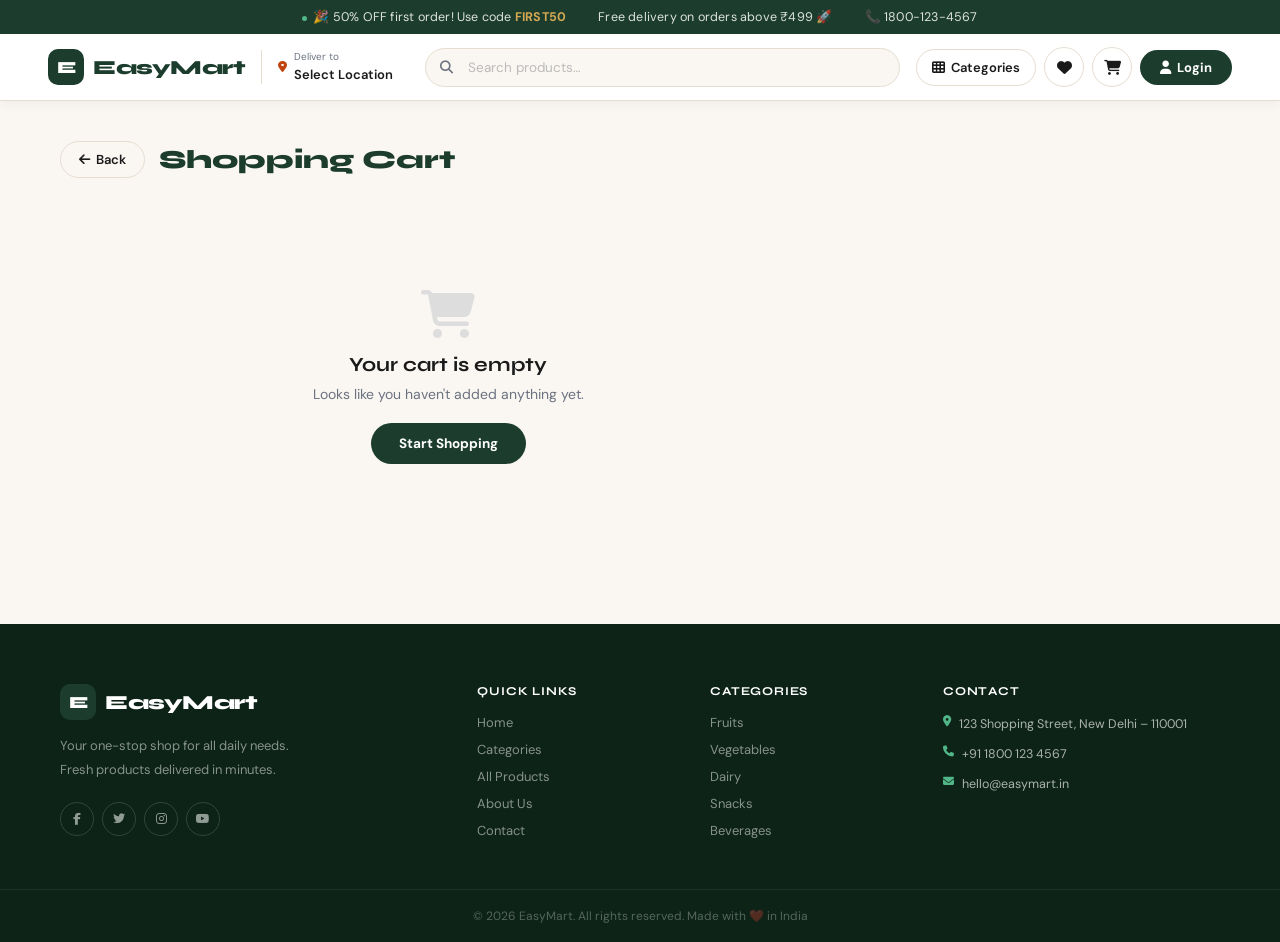
<file: Assignment_2/cart.html>
<!DOCTYPE html>
<html lang="en">
<head>
<meta charset="UTF-8"/>
<meta name="viewport" content="width=device-width, initial-scale=1.0"/>
<title>Cart – EasyMart</title>
<link rel="stylesheet" href="style.css"/>
<link rel="stylesheet" href="https://cdnjs.cloudflare.com/ajax/libs/font-awesome/6.5.0/css/all.min.css"/>
<style>
/* ─ CART LAYOUT ─ */
.cart-layout { 
  display: grid;
  grid-template-columns: 1fr 360px;
  gap: 24px;
  align-items: start;
}

/* ─ CART ITEM ─ */
.cart-item { 
  background: #fff;
  border-radius: var(--r);
  border: 1.5px solid var(--border);
  padding: 18px;
  display: flex;
  gap: 14px;
  align-items: center;
  margin-bottom: 12px;
  transition: .2s;
}

.cart-item:hover { 
  box-shadow: var(--shadow);
}

.ci-img { 
  width: 76px;
  height: 76px;
  border-radius: 12px;
  object-fit: cover;
  background: var(--cream2);
  flex-shrink: 0;
}

.ci-info { 
  flex: 1;
}

.ci-brand { 
  font-size: 10px;
  color: var(--text-soft);
  text-transform: uppercase;
  letter-spacing: .4px;
  margin-bottom: 2px;
}

.ci-name { 
  font-size: 15px;
  font-weight: 700;
  margin-bottom: 6px;
}

.ci-price-row { 
  display: flex;
  align-items: center;
  gap: 8px;
  margin-bottom: 8px;
}

.ci-price { 
  font-size: 16px;
  font-weight: 800;
}

.ci-orig { 
  font-size: 12px;
  color: var(--text-soft);
  text-decoration: line-through;
}

.ci-disc { 
  background: #fef0ec;
  color: var(--terra);
  font-size: 10.5px;
  font-weight: 700;
  padding: 2px 7px;
  border-radius: 4px;
}

/* ─ QUANTITY ─ */
.qty-row { 
  display: flex;
  align-items: center;
  gap: 10px;
}

.q-btn { 
  width: 30px;
  height: 30px;
  border-radius: 50%;
  border: 1.5px solid var(--border);
  background: none;
  cursor: pointer;
  font-size: 15px;
  font-weight: 700;
  display: flex;
  align-items: center;
  justify-content: center;
  transition: .15s;
}

.q-btn:hover { 
  border-color: var(--green-light);
  background: var(--cream2);
  color: var(--green);
}

.q-num { 
  font-size: 15px;
  font-weight: 800;
  min-width: 22px;
  text-align: center;
}

.ci-remove { 
  background: none;
  border: none;
  color: var(--terra);
  cursor: pointer;
  font-size: 12.5px;
  font-weight: 600;
  padding: 6px 10px;
  border-radius: 8px;
  font-family: 'DM Sans', sans-serif;
  transition: .15s;
  display: flex;
  align-items: center;
  gap: 4px;
}

.ci-remove:hover { 
  background: #fdf0ec;
}

/* ─ ORDER BOX ─ */
.order-box { 
  background: #fff;
  border-radius: var(--r);
  border: 1.5px solid var(--border);
  padding: 24px;
  position: sticky;
  top: 100px;
}

.order-box h3 { 
  font-family: 'Syne', sans-serif;
  font-size: 17px;
  font-weight: 800;
  color: var(--green);
  margin-bottom: 18px;
}

/* ─ COUPON ─ */
.coupon-row { 
  display: flex;
  gap: 8px;
  margin-bottom: 18px;
}

.coupon-row input { 
  flex: 1;
  border: 1.5px solid var(--border);
  border-radius: 50px;
  padding: 9px 16px;
  font-size: 13px;
  font-family: 'DM Sans', sans-serif;
  outline: none;
  transition: .2s;
}

.coupon-row input:focus { 
  border-color: var(--green-light);
}

.coupon-row button { 
  background: var(--cream2);
  border: 1.5px solid var(--border);
  border-radius: 50px;
  padding: 9px 16px;
  font-size: 12.5px;
  font-weight: 700;
  cursor: pointer;
  font-family: 'DM Sans', sans-serif;
  transition: .2s;
}

.coupon-row button:hover { 
  background: var(--green);
  color: #fff;
  border-color: var(--green);
}

/* ─ SUMMARY ─ */
.sum-row { 
  display: flex;
  justify-content: space-between;
  font-size: 13.5px;
  margin-bottom: 11px;
  color: var(--text-soft);
}

.sum-row.save { 
  color: var(--green-mid);
  font-weight: 700;
}

.sum-div { 
  border: none;
  border-top: 1.5px dashed var(--border);
  margin: 14px 0;
}

.sum-total { 
  display: flex;
  justify-content: space-between;
  font-size: 17px;
  font-weight: 800;
  margin-bottom: 20px;
}

/* ─ BUTTONS ─ */
.checkout-btn { 
  width: 100%;
  background: var(--green);
  color: #fff;
  border: none;
  padding: 14px;
  border-radius: 50px;
  font-size: 14px;
  font-weight: 700;
  cursor: pointer;
  font-family: 'DM Sans', sans-serif;
  transition: .2s;
  margin-bottom: 10px;
}

.checkout-btn:hover { 
  background: var(--green-mid);
}

.cont-btn { 
  width: 100%;
  background: none;
  border: 1.5px solid var(--border);
  padding: 12px;
  border-radius: 50px;
  font-size: 13.5px;
  font-weight: 600;
  cursor: pointer;
  font-family: 'DM Sans', sans-serif;
  color: var(--text);
  transition: .2s;
  text-decoration: none;
  display: block;
  text-align: center;
}

.cont-btn:hover { 
  border-color: var(--green-light);
  color: var(--green);
}

/* ─ FREE DELIVERY BAR ─ */
.free-del-bar { 
  background: var(--green-pale);
  border-radius: 8px;
  padding: 10px 14px;
  font-size: 12.5px;
  color: var(--green);
  margin-bottom: 14px;
}

.free-del-progress { 
  width: 100%;
  height: 4px;
  background: #d8f3dc;
  border-radius: 2px;
  margin-top: 8px;
  overflow: hidden;
}

.free-del-fill { 
  height: 100%;
  background: var(--green-mid);
  border-radius: 2px;
  transition: width .4s;
}
</style>
</head>
<body>
<script src="shared.js"></script>

<div class="inner-wrap">
  <div class="pg-hdr">
    <a class="back-btn" href="index.html"><i class="fas fa-arrow-left"></i> Back</a>
    <h1 id="cartTitle">Shopping Cart</h1>
  </div>

  <div class="cart-layout">
    <div id="cartItems"></div>
    <div id="orderSummary"></div>
  </div>
</div>

<script>
document.addEventListener('DOMContentLoaded', () => {
  injectShell();
  renderCart();
});

function renderCart() {
  const cart = getCart();
  const itemsEl = document.getElementById('cartItems');
  const sumEl = document.getElementById('orderSummary');

  if (!cart.length) {
    document.getElementById('cartTitle').textContent = 'Shopping Cart';
    itemsEl.innerHTML = `
      <div class="empty-state">
        <i class="fas fa-shopping-cart"></i>
        <h3>Your cart is empty</h3>
        <p>Looks like you haven't added anything yet.</p>
        <a class="empty-cta" href="products.html">Start Shopping</a>
      </div>`;
    sumEl.innerHTML = '';
    return;
  }

  const total = cart.reduce((s, i) => s + i.qty, 0);
  document.getElementById('cartTitle').textContent = `Shopping Cart (${total} item${total > 1 ? 's' : ''})`;

  itemsEl.innerHTML = cart.map(item => `
    <div class="cart-item" id="ci${item.id}">
      <img class="ci-img" src="${item.img}" alt="${item.name}" onerror="this.src='https://images.unsplash.com/photo-1542838132-92c53300491e?w=200&q=80'"/>
      <div class="ci-info">
        <div class="ci-brand">${item.brand}</div>
        <div class="ci-name">${item.name}</div>
        <div class="ci-price-row">
          <span class="ci-price">₹${item.price}</span>
          ${item.was ? `<span class="ci-orig">₹${item.was}</span>` : ''}
          ${item.disc ? `<span class="ci-disc">${item.disc}% OFF</span>` : ''}
        </div>
        <div class="qty-row">
          <button class="q-btn" onclick="changeQty(${item.id}, -1)">−</button>
          <span class="q-num" id="qty${item.id}">${item.qty}</span>
          <button class="q-btn" onclick="changeQty(${item.id}, 1)">+</button>
        </div>
      </div>
      <button class="ci-remove" onclick="removeItem(${item.id})"><i class="fas fa-trash"></i> Remove</button>
    </div>
  `).join('');

  const sub = cart.reduce((s, i) => s + i.price * i.qty, 0);
  const orig = cart.reduce((s, i) => s + (i.was || i.price) * i.qty, 0);
  const saved = orig - sub;
  const deliveryFree = sub >= 499;
  const delivery = deliveryFree ? 0 : 49;
  const finalTotal = sub + delivery;
  const pct = Math.min(100, Math.round((sub / 499) * 100));

  sumEl.innerHTML = `
    <div class="order-box">
      <h3>Order Summary</h3>
      <div class="coupon-row">
        <input type="text" id="couponInput" placeholder="Enter coupon code"/>
        <button onclick="applyCoupon()">Apply</button>
      </div>
      ${!deliveryFree ? `
      <div class="free-del-bar">
        Add <strong>₹${499 - sub}</strong> more for FREE delivery!
        <div class="free-del-progress"><div class="free-del-fill" style="width:${pct}%"></div></div>
      </div>` : `<div class="free-del-bar" style="color:var(--green-mid)">🎉 You've unlocked FREE delivery!</div>`}
      <div class="sum-row"><span>Subtotal (${total} item${total > 1 ? 's' : ''})</span><span>₹${sub}</span></div>
      <div class="sum-row"><span>Delivery Fee</span><span style="${deliveryFree ? 'color:var(--green-mid);font-weight:700' : ''}">${deliveryFree ? 'FREE' : '₹' + delivery}</span></div>
      ${saved > 0 ? `<div class="sum-row save"><span>You Save</span><span>−₹${saved}</span></div>` : ''}
      <hr class="sum-div"/>
      <div class="sum-total"><span>Total</span><span>₹${finalTotal}</span></div>
      <button class="checkout-btn" onclick="checkout()"><i class="fas fa-lock"></i> Proceed to Checkout</button>
      <a class="cont-btn" href="products.html">Continue Shopping</a>
    </div>
  `;
}

function changeQty(id, d) {
  const cart = getCart();
  const item = cart.find(i => i.id === id);
  if (!item) return;
  item.qty = Math.max(1, item.qty + d);
  saveCart(cart);
  updateCartBadge();
  renderCart();
}

function removeItem(id) {
  let cart = getCart();
  cart = cart.filter(i => i.id !== id);
  saveCart(cart);
  updateCartBadge();
  renderCart();
  showToast('Item removed from cart');
}

function applyCoupon() {
  const val = (document.getElementById('couponInput').value || '').trim().toUpperCase();
  if (val === 'FIRST50') showToast('🎉 50% off applied!');
  else if (val === 'SAVE20') showToast('✓ 20% off applied!');
  else showToast('Invalid code. Try FIRST50');
}

function checkout() {
  const user = getUser();
  if (!user) { showToast('Please login to checkout!'); openOverlay('loginModal'); return; }
  saveCart([]);
  updateCartBadge();
  showToast('🎉 Order placed! Delivering in 10 minutes');
  setTimeout(() => { window.location = 'index.html'; }, 1200);
}
</script>
</body>
</html>
</file>
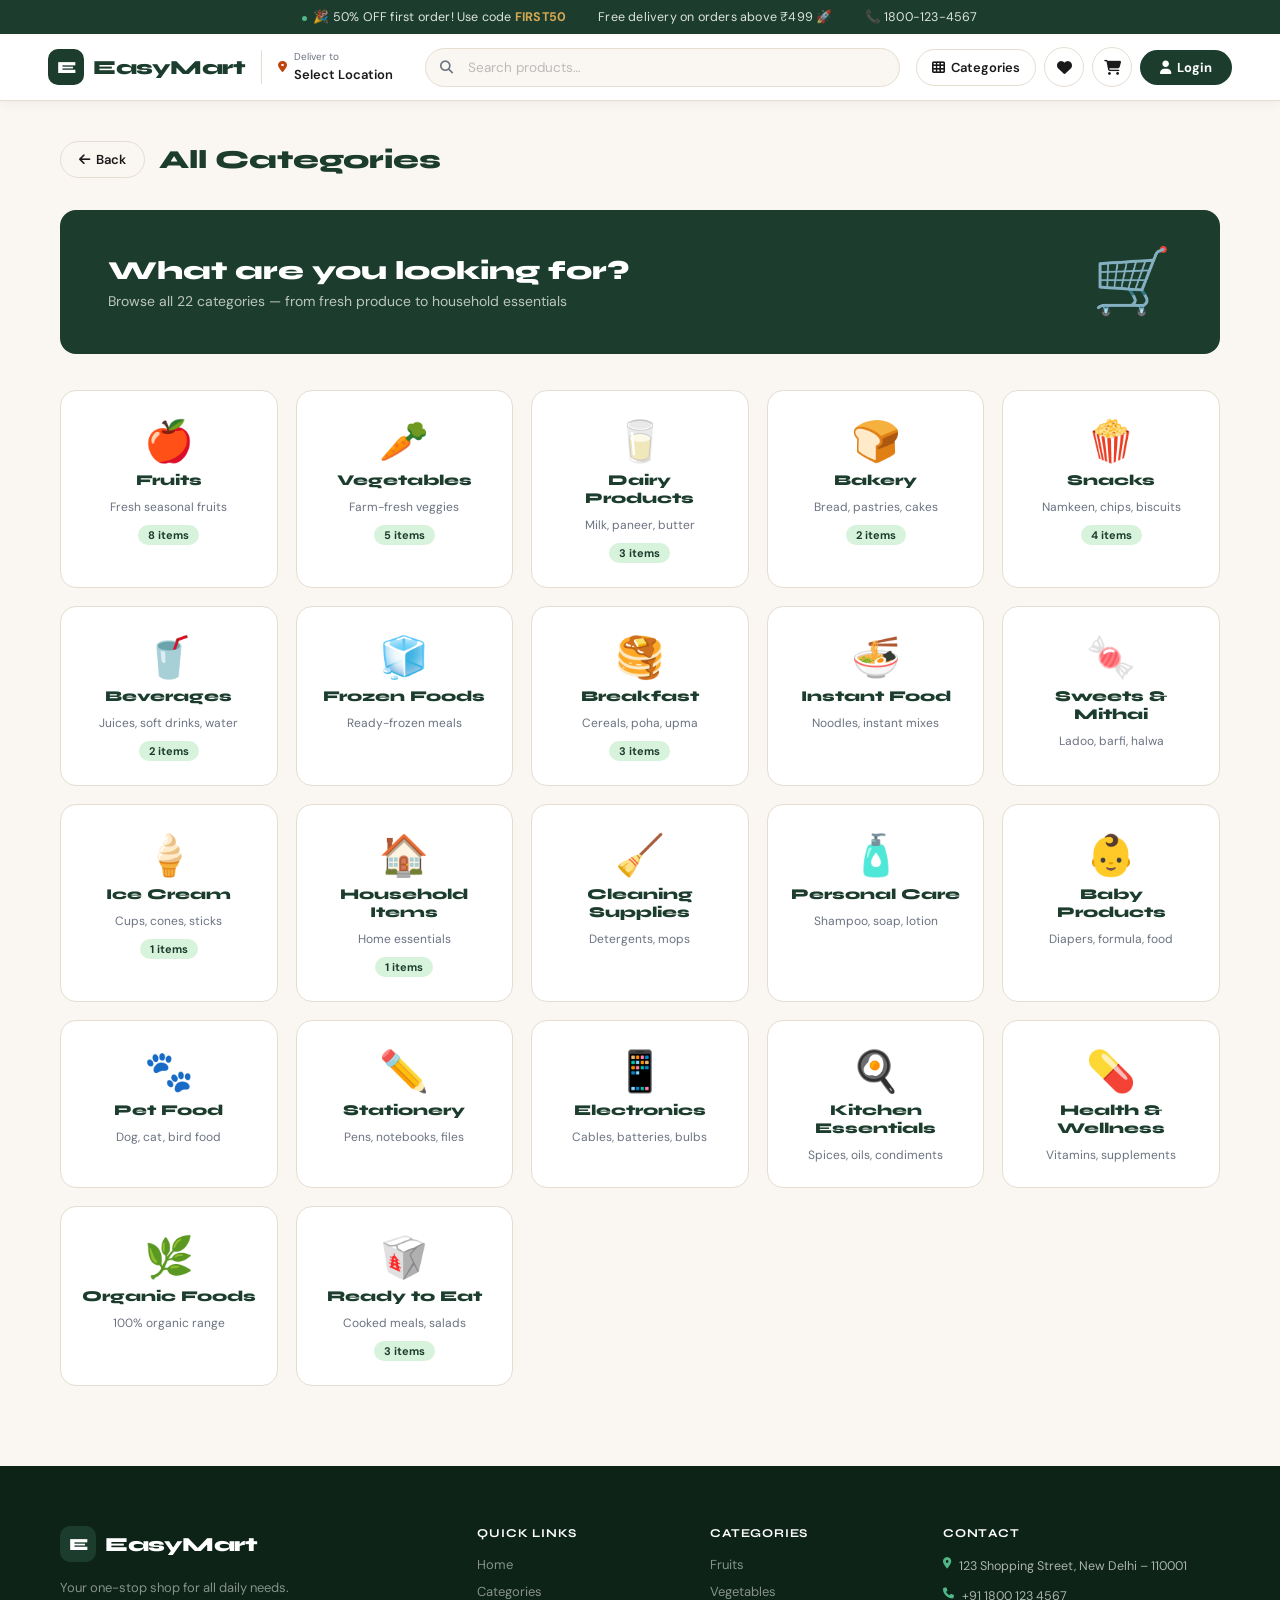
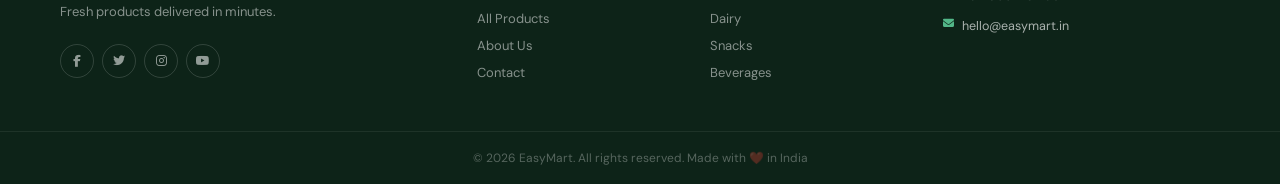
<file: Assignment_2/categories.html>
<!DOCTYPE html>
<html lang="en">
<head>
<meta charset="UTF-8"/>
<meta name="viewport" content="width=device-width, initial-scale=1.0"/>
<title>Categories – EasyMart</title>
<link rel="stylesheet" href="style.css"/>
<link rel="stylesheet" href="https://cdnjs.cloudflare.com/ajax/libs/font-awesome/6.5.0/css/all.min.css"/>
<style>
/* ─ CATEGORIES GRID ─ */
.cats-page-grid { 
  display: grid;
  grid-template-columns: repeat(auto-fill, minmax(200px, 1fr));
  gap: 18px;
}

/* ─ CATEGORY CARD ─ */
.cat-card { 
  background: #fff;
  border: 1.5px solid var(--border);
  border-radius: var(--r);
  padding: 30px 20px 24px;
  text-align: center;
  text-decoration: none;
  color: var(--text);
  transition: .25s;
  display: flex;
  flex-direction: column;
  align-items: center;
  gap: 10px;
}

.cat-card:hover { 
  border-color: var(--green-light);
  background: var(--green-pale);
  transform: translateY(-4px);
  box-shadow: var(--shadow-lg);
}

.cat-card .cat-emoji { 
  font-size: 40px;
  line-height: 1;
}

.cat-card h3 { 
  font-family: 'Syne', sans-serif;
  font-size: 15px;
  font-weight: 800;
  color: var(--green);
}

.cat-card p { 
  font-size: 12px;
  color: var(--text-soft);
}

.cat-count { 
  background: var(--green-pale);
  color: var(--green);
  font-size: 11px;
  font-weight: 700;
  padding: 3px 10px;
  border-radius: 50px;
}

/* ─ PAGE INTRO ─ */
.page-intro { 
  background: var(--green);
  border-radius: var(--r);
  padding: 40px 48px;
  margin-bottom: 36px;
  display: flex;
  align-items: center;
  justify-content: space-between;
}

.page-intro h2 { 
  font-family: 'Syne', sans-serif;
  font-size: 26px;
  font-weight: 800;
  color: #fff;
  margin-bottom: 6px;
}

.page-intro p { 
  color: rgba(255,255,255,.7);
  font-size: 14px;
}

.page-intro .big-emoji { 
  font-size: 64px;
  line-height: 1;
}
</style>
</head>
<body>
<script src="shared.js"></script>

<div class="inner-wrap">
  <div class="pg-hdr">
    <a class="back-btn" href="index.html"><i class="fas fa-arrow-left"></i> Back</a>
    <h1>All Categories</h1>
  </div>

  <div class="page-intro">
    <div>
      <h2>What are you looking for?</h2>
      <p>Browse all 22 categories — from fresh produce to household essentials</p>
    </div>
    <div class="big-emoji">🛒</div>
  </div>

  <div class="cats-page-grid" id="catsPageGrid"></div>
</div>

<script>
document.addEventListener('DOMContentLoaded', () => {
  injectShell();

  const ALL_CATS = [
    {id:'Fruits',label:'Fruits',emoji:'🍎',desc:'Fresh seasonal fruits'},
    {id:'Vegetables',label:'Vegetables',emoji:'🥕',desc:'Farm-fresh veggies'},
    {id:'Dairy',label:'Dairy Products',emoji:'🥛',desc:'Milk, paneer, butter'},
    {id:'Bakery',label:'Bakery',emoji:'🍞',desc:'Bread, pastries, cakes'},
    {id:'Snacks',label:'Snacks',emoji:'🍿',desc:'Namkeen, chips, biscuits'},
    {id:'Beverages',label:'Beverages',emoji:'🥤',desc:'Juices, soft drinks, water'},
    {id:'Frozen',label:'Frozen Foods',emoji:'🧊',desc:'Ready-frozen meals'},
    {id:'Breakfast',label:'Breakfast',emoji:'🥞',desc:'Cereals, poha, upma'},
    {id:'Instant',label:'Instant Food',emoji:'🍜',desc:'Noodles, instant mixes'},
    {id:'Sweets',label:'Sweets & Mithai',emoji:'🍬',desc:'Ladoo, barfi, halwa'},
    {id:'IceCream',label:'Ice Cream',emoji:'🍦',desc:'Cups, cones, sticks'},
    {id:'Household',label:'Household Items',emoji:'🏠',desc:'Home essentials'},
    {id:'Cleaning',label:'Cleaning Supplies',emoji:'🧹',desc:'Detergents, mops'},
    {id:'Personal',label:'Personal Care',emoji:'🧴',desc:'Shampoo, soap, lotion'},
    {id:'Baby',label:'Baby Products',emoji:'👶',desc:'Diapers, formula, food'},
    {id:'Pet',label:'Pet Food',emoji:'🐾',desc:'Dog, cat, bird food'},
    {id:'Stationery',label:'Stationery',emoji:'✏️',desc:'Pens, notebooks, files'},
    {id:'Electronics',label:'Electronics',emoji:'📱',desc:'Cables, batteries, bulbs'},
    {id:'Kitchen',label:'Kitchen Essentials',emoji:'🍳',desc:'Spices, oils, condiments'},
    {id:'Health',label:'Health & Wellness',emoji:'💊',desc:'Vitamins, supplements'},
    {id:'Organic',label:'Organic Foods',emoji:'🌿',desc:'100% organic range'},
    {id:'Ready',label:'Ready to Eat',emoji:'🥡',desc:'Cooked meals, salads'},
  ];

  document.getElementById('catsPageGrid').innerHTML = ALL_CATS.map(c => {
    const count = PRODUCTS.filter(p => p.cat === c.id).length;
    return `
    <a class="cat-card" href="products.html?cat=${c.id}">
      <div class="cat-emoji">${c.emoji}</div>
      <h3>${c.label}</h3>
      <p>${c.desc}</p>
      ${count > 0 ? `<span class="cat-count">${count} items</span>` : ''}
    </a>`;
  }).join('');
});
</script>
</body>
</html>
</file>
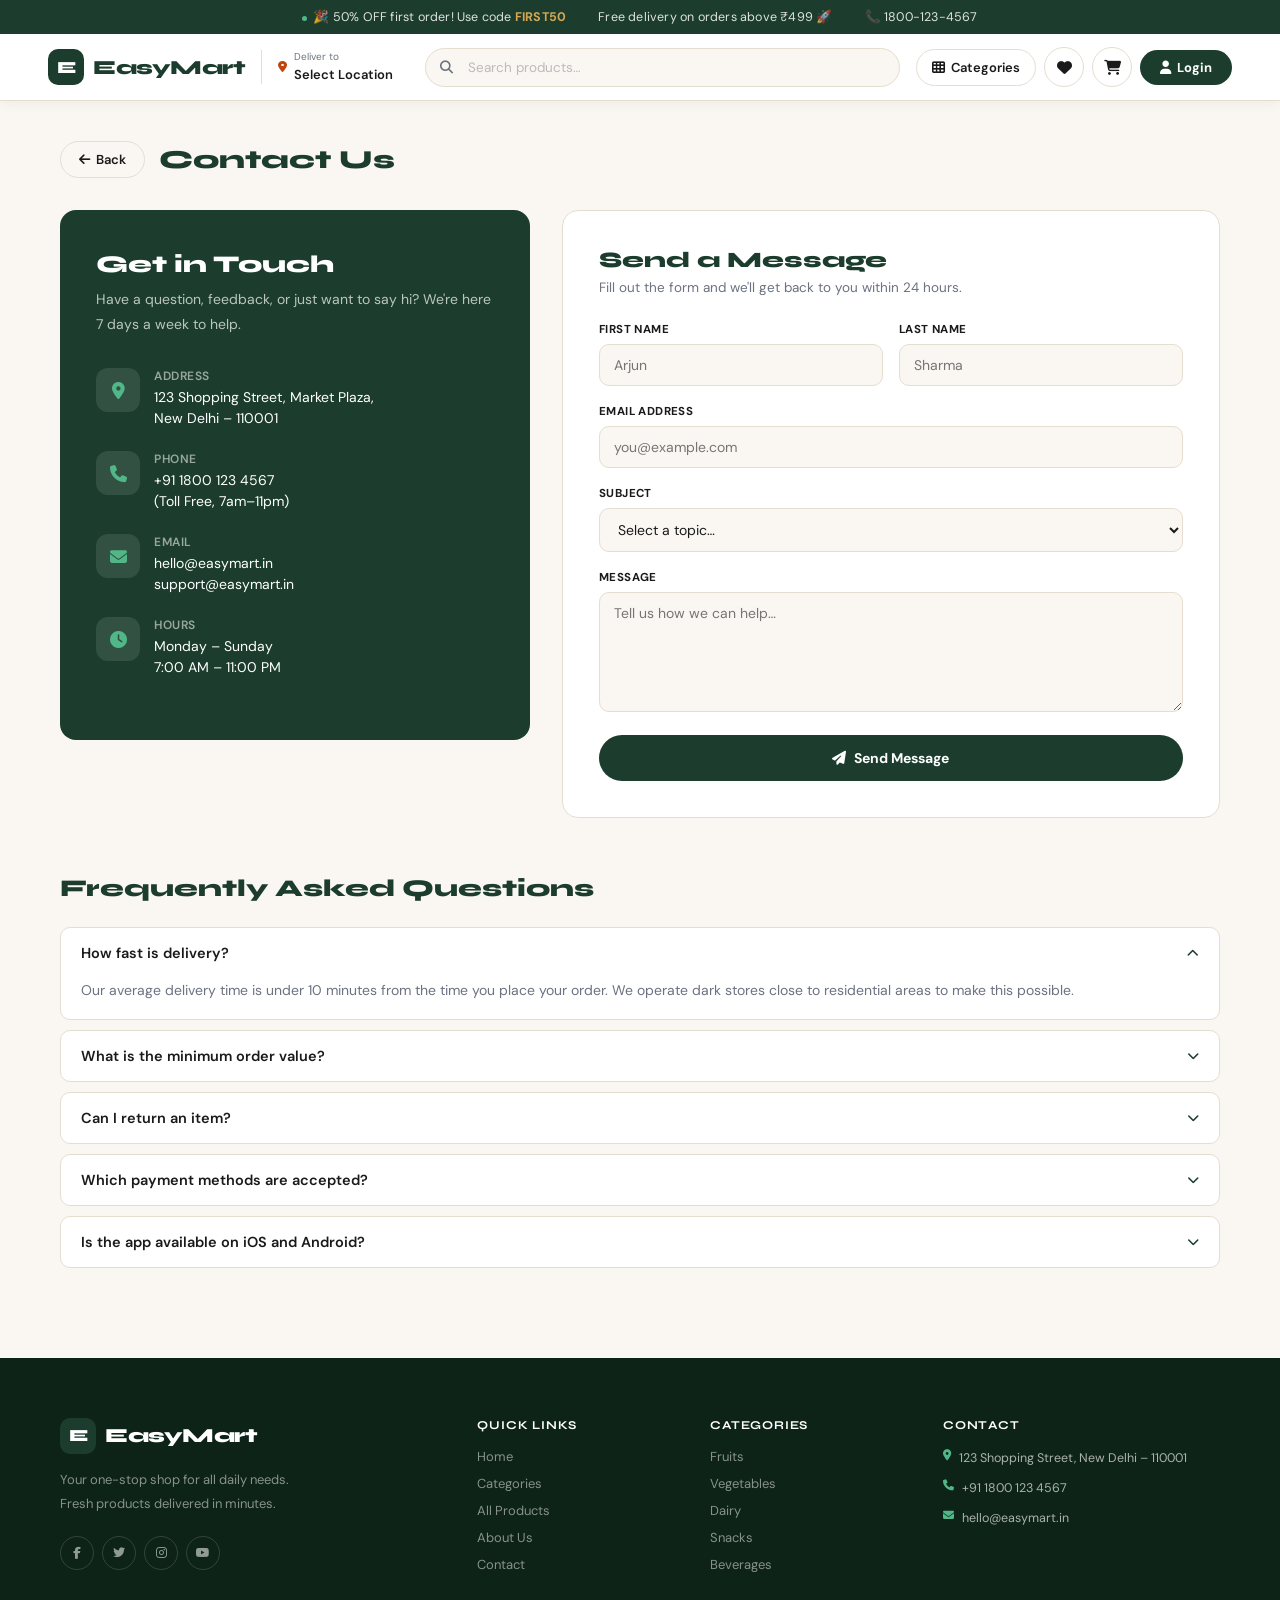
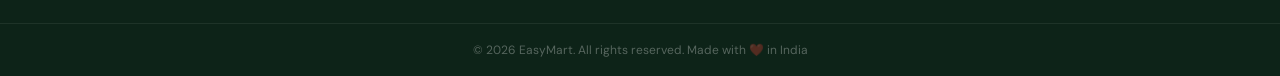
<file: Assignment_2/contact.html>
<!DOCTYPE html>
<html lang="en">
<head>
<meta charset="UTF-8"/>
<meta name="viewport" content="width=device-width, initial-scale=1.0"/>
<title>Contact Us – EasyMart</title>
<link rel="stylesheet" href="style.css"/>
<link rel="stylesheet" href="https://cdnjs.cloudflare.com/ajax/libs/font-awesome/6.5.0/css/all.min.css"/>
<style>
/* ─ CONTACT LAYOUT ─ */
.contact-layout { 
  display: grid;
  grid-template-columns: 1fr 1.4fr;
  gap: 32px;
  align-items: start;
}

/* ─ CONTACT INFO ─ */
.contact-info { 
  background: var(--green);
  border-radius: var(--r);
  padding: 40px 36px;
}

.contact-info h2 { 
  font-family: 'Syne', sans-serif;
  font-size: 24px;
  font-weight: 800;
  color: #fff;
  margin-bottom: 8px;
}

.contact-info p { 
  color: rgba(255,255,255,.7);
  font-size: 14px;
  line-height: 1.75;
  margin-bottom: 32px;
}

.c-item { 
  display: flex;
  align-items: flex-start;
  gap: 14px;
  margin-bottom: 22px;
}

.c-icon { 
  width: 44px;
  height: 44px;
  background: rgba(255,255,255,.1);
  border-radius: 12px;
  display: flex;
  align-items: center;
  justify-content: center;
  font-size: 17px;
  color: var(--green-light);
  flex-shrink: 0;
}

.c-item h4 { 
  font-size: 12px;
  text-transform: uppercase;
  letter-spacing: .5px;
  color: rgba(255,255,255,.55);
  font-weight: 600;
  margin-bottom: 3px;
}

.c-item p { 
  font-size: 14px;
  color: #fff;
  margin: 0;
  line-height: 1.5;
}

/* ─ CONTACT FORM ─ */
.contact-form { 
  background: #fff;
  border-radius: var(--r);
  border: 1.5px solid var(--border);
  padding: 36px;
}

.contact-form h2 { 
  font-family: 'Syne', sans-serif;
  font-size: 22px;
  font-weight: 800;
  color: var(--green);
  margin-bottom: 6px;
}

.contact-form > p { 
  color: var(--text-soft);
  font-size: 13.5px;
  margin-bottom: 26px;
}

.form-row { 
  display: grid;
  grid-template-columns: 1fr 1fr;
  gap: 16px;
}

.field { 
  margin-bottom: 18px;
}

.field.full { 
  grid-column: 1 / -1;
}

.field label { 
  display: block;
  font-size: 11.5px;
  font-weight: 700;
  text-transform: uppercase;
  letter-spacing: .4px;
  color: var(--text);
  margin-bottom: 7px;
}

.field input,
.field select,
.field textarea { 
  width: 100%;
  border: 1.5px solid var(--border);
  border-radius: var(--r-sm);
  padding: 11px 14px;
  font-size: 14px;
  font-family: 'DM Sans', sans-serif;
  outline: none;
  color: var(--text);
  transition: .2s;
  background: var(--cream);
  resize: vertical;
}

.field input:focus,
.field select:focus,
.field textarea:focus { 
  border-color: var(--green-light);
  background: #fff;
  box-shadow: 0 0 0 3px rgba(82,183,136,.1);
}

.field textarea { 
  min-height: 120px;
}

.submit-btn { 
  width: 100%;
  background: var(--green);
  color: #fff;
  border: none;
  padding: 14px;
  border-radius: 50px;
  font-size: 14px;
  font-weight: 700;
  cursor: pointer;
  font-family: 'DM Sans', sans-serif;
  transition: .2s;
  display: flex;
  align-items: center;
  justify-content: center;
  gap: 8px;
}

.submit-btn:hover { 
  background: var(--green-mid);
}

/* ─ FAQ SECTION ─ */
.faq-sec { 
  margin-top: 56px;
}

.faq-sec h2 { 
  font-family: 'Syne', sans-serif;
  font-size: 24px;
  font-weight: 800;
  color: var(--green);
  margin-bottom: 24px;
}

.faq-item { 
  background: #fff;
  border: 1.5px solid var(--border);
  border-radius: var(--r-sm);
  margin-bottom: 10px;
  overflow: hidden;
}

.faq-q { 
  display: flex;
  align-items: center;
  justify-content: space-between;
  padding: 16px 20px;
  cursor: pointer;
  font-size: 14.5px;
  font-weight: 600;
  transition: .15s;
}

.faq-q:hover { 
  background: var(--cream);
}

.faq-q i { 
  color: var(--green);
  transition: transform .2s;
  font-size: 12px;
}

.faq-a { 
  display: none;
  padding: 0 20px 16px;
  font-size: 14px;
  color: var(--text-soft);
  line-height: 1.75;
}

.faq-item.open .faq-a { 
  display: block;
}

.faq-item.open .faq-q i { 
  transform: rotate(180deg);
}
</style>
</head>
<body>
<script src="shared.js"></script>

<div class="inner-wrap">
  <div class="pg-hdr">
    <a class="back-btn" href="index.html"><i class="fas fa-arrow-left"></i> Back</a>
    <h1>Contact Us</h1>
  </div>

  <div class="contact-layout">
    <div class="contact-info">
      <h2>Get in Touch</h2>
      <p>Have a question, feedback, or just want to say hi? We're here 7 days a week to help.</p>
      <div class="c-item">
        <div class="c-icon"><i class="fas fa-map-marker-alt"></i></div>
        <div><h4>Address</h4><p>123 Shopping Street, Market Plaza,<br/>New Delhi – 110001</p></div>
      </div>
      <div class="c-item">
        <div class="c-icon"><i class="fas fa-phone"></i></div>
        <div><h4>Phone</h4><p>+91 1800 123 4567<br/>(Toll Free, 7am–11pm)</p></div>
      </div>
      <div class="c-item">
        <div class="c-icon"><i class="fas fa-envelope"></i></div>
        <div><h4>Email</h4><p>hello@easymart.in<br/>support@easymart.in</p></div>
      </div>
      <div class="c-item">
        <div class="c-icon"><i class="fas fa-clock"></i></div>
        <div><h4>Hours</h4><p>Monday – Sunday<br/>7:00 AM – 11:00 PM</p></div>
      </div>
    </div>

    <div class="contact-form">
      <h2>Send a Message</h2>
      <p>Fill out the form and we'll get back to you within 24 hours.</p>
      <div class="form-row">
        <div class="field"><label>First Name</label><input type="text" id="fName" placeholder="Arjun"/></div>
        <div class="field"><label>Last Name</label><input type="text" id="lName" placeholder="Sharma"/></div>
      </div>
      <div class="field"><label>Email Address</label><input type="email" id="fEmail" placeholder="you@example.com"/></div>
      <div class="field"><label>Subject</label>
        <select id="fSubject">
          <option value="">Select a topic…</option>
          <option>Order Issue</option>
          <option>Delivery Problem</option>
          <option>Product Quality</option>
          <option>Refund Request</option>
          <option>Account Help</option>
          <option>General Feedback</option>
          <option>Other</option>
        </select>
      </div>
      <div class="field"><label>Message</label><textarea id="fMessage" placeholder="Tell us how we can help…"></textarea></div>
      <button class="submit-btn" onclick="submitForm()"><i class="fas fa-paper-plane"></i> Send Message</button>
    </div>
  </div>

  <!-- FAQ -->
  <div class="faq-sec">
    <h2>Frequently Asked Questions</h2>
    <div class="faq-list">
      <div class="faq-item open">
        <div class="faq-q" onclick="toggleFaq(this)">How fast is delivery? <i class="fas fa-chevron-down"></i></div>
        <div class="faq-a">Our average delivery time is under 10 minutes from the time you place your order. We operate dark stores close to residential areas to make this possible.</div>
      </div>
      <div class="faq-item">
        <div class="faq-q" onclick="toggleFaq(this)">What is the minimum order value? <i class="fas fa-chevron-down"></i></div>
        <div class="faq-a">There is no minimum order value! However, orders below ₹499 will incur a small delivery fee of ₹49. Orders above ₹499 get free delivery.</div>
      </div>
      <div class="faq-item">
        <div class="faq-q" onclick="toggleFaq(this)">Can I return an item? <i class="fas fa-chevron-down"></i></div>
        <div class="faq-a">Yes! We have an easy 24-hour return policy. If you're unhappy with any item, contact us and we'll arrange a pickup and refund within 48 hours.</div>
      </div>
      <div class="faq-item">
        <div class="faq-q" onclick="toggleFaq(this)">Which payment methods are accepted? <i class="fas fa-chevron-down"></i></div>
        <div class="faq-a">We accept all major UPI apps (PhonePe, GPay, Paytm), debit and credit cards, net banking, and cash on delivery.</div>
      </div>
      <div class="faq-item">
        <div class="faq-q" onclick="toggleFaq(this)">Is the app available on iOS and Android? <i class="fas fa-chevron-down"></i></div>
        <div class="faq-a">Yes! EasyMart is available on both the App Store and Google Play. You can also shop directly from our website.</div>
      </div>
    </div>
  </div>
</div>

<script>
document.addEventListener('DOMContentLoaded', () => { injectShell(); });

function submitForm() {
  const name = document.getElementById('fName').value.trim();
  const email = document.getElementById('fEmail').value.trim();
  const msg = document.getElementById('fMessage').value.trim();
  if (!name || !email || !msg) { showToast('Please fill in all required fields'); return; }
  showToast(`✓ Message sent! We'll reply to ${email} soon.`);
  document.getElementById('fName').value = '';
  document.getElementById('lName').value = '';
  document.getElementById('fEmail').value = '';
  document.getElementById('fMessage').value = '';
  document.getElementById('fSubject').value = '';
}

function toggleFaq(el) {
  el.parentElement.classList.toggle('open');
}
</script>
</body>
</html>
</file>
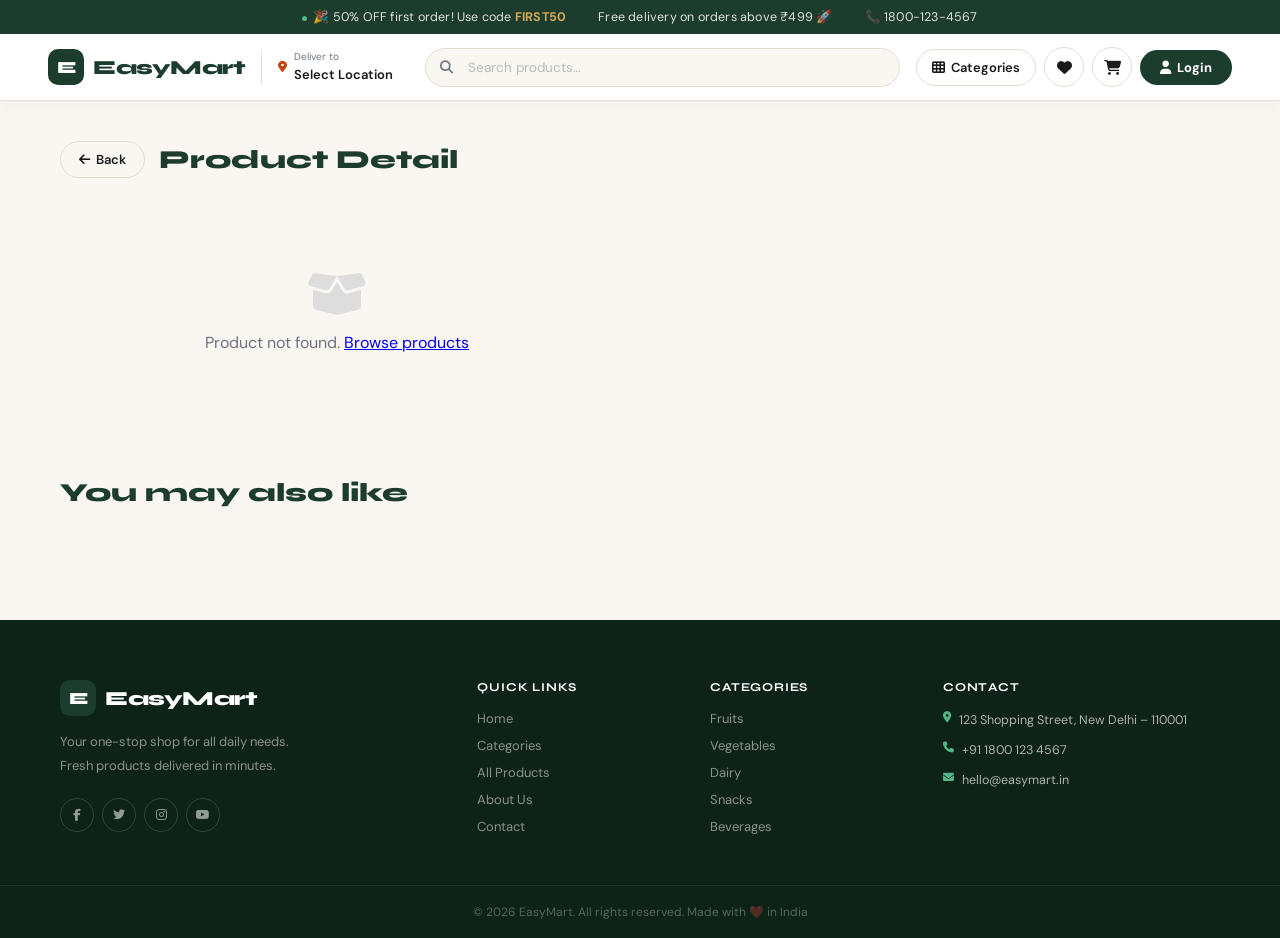
<file: Assignment_2/product.html>
<!DOCTYPE html>
<html lang="en">
<head>
<meta charset="UTF-8"/>
<meta name="viewport" content="width=device-width, initial-scale=1.0"/>
<title>Product – EasyMart</title>
<link rel="stylesheet" href="style.css"/>
<link rel="stylesheet" href="https://cdnjs.cloudflare.com/ajax/libs/font-awesome/6.5.0/css/all.min.css"/>
<style>
/* ─ PRODUCT DETAIL GRID ─ */
.detail-grid { 
  display: grid;
  grid-template-columns: 1fr 1fr;
  gap: 52px;
  align-items: start;
}

/* ─ PRODUCT IMAGES ─ */
.pd-img-main { 
  width: 100%;
  aspect-ratio: 1;
  object-fit: cover;
  border-radius: var(--r);
  background: var(--cream2);
  display: block;
}

.pd-thumbs { 
  display: flex;
  gap: 10px;
  margin-top: 12px;
}

.pd-thumb { 
  width: 68px;
  height: 68px;
  object-fit: cover;
  border-radius: 10px;
  cursor: pointer;
  border: 2px solid transparent;
  transition: .2s;
}

.pd-thumb.on,
.pd-thumb:hover { 
  border-color: var(--green-light);
}

/* ─ PRODUCT INFO ─ */
.pd-brand { 
  font-size: 11px;
  text-transform: uppercase;
  letter-spacing: .6px;
  color: var(--text-soft);
  font-weight: 600;
  margin-bottom: 6px;
}

.pd-name { 
  font-family: 'Syne', sans-serif;
  font-size: 28px;
  font-weight: 800;
  margin-bottom: 10px;
  color: var(--text);
}

.pd-rating-row { 
  display: flex;
  align-items: center;
  gap: 10px;
  margin-bottom: 18px;
}

/* ─ PRICE ─ */
.pd-price-row { 
  display: flex;
  align-items: baseline;
  gap: 12px;
  margin-bottom: 20px;
}

.pd-price-now { 
  font-family: 'Syne', sans-serif;
  font-size: 30px;
  font-weight: 800;
}

.pd-price-was { 
  font-size: 16px;
  color: var(--text-soft);
  text-decoration: line-through;
}

.pd-disc { 
  background: #fdf0ec;
  color: var(--terra);
  font-size: 12px;
  font-weight: 700;
  padding: 4px 10px;
  border-radius: 6px;
}

/* ─ DESCRIPTION ─ */
.pd-desc { 
  font-size: 14px;
  line-height: 1.85;
  color: var(--text-soft);
  margin-bottom: 24px;
}

/* ─ QUANTITY ─ */
.pd-qty-row { 
  display: flex;
  align-items: center;
  gap: 16px;
  margin-bottom: 20px;
}

.pd-qty-row span { 
  font-size: 13px;
  font-weight: 600;
  color: var(--text-soft);
}

.qty-ctrl { 
  display: flex;
  align-items: center;
  gap: 8px;
  background: var(--cream2);
  border-radius: 50px;
  padding: 4px;
}

.q-btn { 
  width: 30px;
  height: 30px;
  border-radius: 50%;
  border: none;
  background: #fff;
  cursor: pointer;
  font-size: 15px;
  font-weight: 700;
  display: flex;
  align-items: center;
  justify-content: center;
  transition: .15s;
  box-shadow: 0 1px 4px rgba(0,0,0,.1);
}

.q-btn:hover { 
  background: var(--green);
  color: #fff;
}

.q-num { 
  font-size: 15px;
  font-weight: 800;
  min-width: 24px;
  text-align: center;
}

/* ─ ACTION BUTTONS ─ */
.pd-actions { 
  display: flex;
  gap: 12px;
  align-items: center;
  margin-bottom: 24px;
}

.add-to-cart-lg { 
  flex: 1;
  background: var(--green);
  color: #fff;
  border: none;
  padding: 14px 24px;
  border-radius: 50px;
  font-size: 14.5px;
  font-weight: 800;
  cursor: pointer;
  font-family: 'DM Sans', sans-serif;
  transition: .2s;
  display: flex;
  align-items: center;
  justify-content: center;
  gap: 8px;
}

.add-to-cart-lg:hover { 
  background: var(--green-mid);
}

.add-to-cart-lg:disabled { 
  background: #d1d5db;
  cursor: not-allowed;
}

.wish-btn { 
  width: 48px;
  height: 48px;
  border-radius: 50%;
  border: 1.5px solid var(--border);
  background: none;
  cursor: pointer;
  font-size: 18px;
  color: var(--text-soft);
  transition: .2s;
  display: flex;
  align-items: center;
  justify-content: center;
}

.wish-btn:hover,
.wish-btn.on { 
  color: var(--terra);
  border-color: var(--terra);
}

/* ─ FEATURES ─ */
.pd-features { 
  padding-top: 22px;
  border-top: 1.5px solid var(--border);
}

.feat-row { 
  display: flex;
  align-items: center;
  gap: 10px;
  font-size: 13.5px;
  color: var(--text-soft);
  margin-bottom: 10px;
}

.feat-row i { 
  color: var(--green-light);
  width: 16px;
}

/* ─ RELATED PRODUCTS ─ */
.related-sec { 
  margin-top: 64px;
}
</style>
</head>
<body>
<script src="shared.js"></script>

<div class="inner-wrap">
  <div class="pg-hdr">
    <a class="back-btn" id="backBtn" href="products.html"><i class="fas fa-arrow-left"></i> Back</a>
    <h1 id="pageTitle">Product Detail</h1>
  </div>

  <div class="detail-grid" id="detailGrid"></div>

  <div class="related-sec">
    <div class="sec-hdr"><div><h2>You may also like</h2></div></div>
    <div class="prods-grid" id="relatedGrid"></div>
  </div>
</div>

<script>
document.addEventListener('DOMContentLoaded', () => {
  injectShell();

  const params = new URLSearchParams(window.location.search);
  const id = parseInt(params.get('id'));
  const p = PRODUCTS.find(x => x.id === id);

  if (!p) {
    document.getElementById('detailGrid').innerHTML = `<div style="padding:60px;text-align:center;color:var(--text-soft)"><i class="fas fa-box-open" style="font-size:48px;color:#ddd;display:block;margin-bottom:14px"></i><p>Product not found. <a href="products.html">Browse products</a></p></div>`;
    return;
  }

  document.title = `${p.name} – EasyMart`;
  document.getElementById('pageTitle').textContent = p.name;

  const wish = getWish();
  const wished = wish.includes(p.id);

  document.getElementById('detailGrid').innerHTML = `
    <div>
      <img class="pd-img-main" id="mainImg" src="${p.img}" alt="${p.name}" onerror="this.src='https://images.unsplash.com/photo-1542838132-92c53300491e?w=600&q=80'"/>
      <div class="pd-thumbs">
        <img class="pd-thumb on" src="${p.img}" onclick="setMainImg(this)"/>
      </div>
    </div>
    <div>
      <div class="pd-brand">${p.brand}</div>
      <div class="pd-name">${p.name}</div>
      <div class="pd-rating-row">
        <span class="r-chip" style="padding:3px 10px;font-size:13px"><i class="fas fa-star"></i> ${p.rating}</span>
        <span style="font-size:13px;color:var(--text-soft)">(${p.reviews} reviews)</span>
      </div>
      <div class="pd-price-row">
        <span class="pd-price-now">₹${p.price}</span>
        ${p.was ? `<span class="pd-price-was">₹${p.was}</span>` : ''}
        ${p.disc ? `<span class="pd-disc">${p.disc}% OFF</span>` : ''}
      </div>
      <p class="pd-desc">${p.desc}</p>
      <div class="pd-qty-row">
        <span>Quantity</span>
        <div class="qty-ctrl">
          <button class="q-btn" onclick="changeQty(-1)">−</button>
          <span class="q-num" id="pdQty">1</span>
          <button class="q-btn" onclick="changeQty(1)">+</button>
        </div>
      </div>
      <div class="pd-actions">
        <button class="add-to-cart-lg" onclick="addMultiple(${p.id})" ${!p.stock ? 'disabled' : ''}>
          <i class="fas fa-shopping-cart"></i> ${p.stock ? 'Add to Cart' : 'Out of Stock'}
        </button>
        <button class="wish-btn ${wished ? 'on' : ''}" id="wishBtn" onclick="toggleWish(${p.id}, this)">
          <i class="fas fa-heart"></i>
        </button>
      </div>
      <div class="pd-features">
        <div class="feat-row"><i class="fas fa-bolt"></i> Delivered in 10 minutes</div>
        <div class="feat-row"><i class="fas fa-shield-alt"></i> 100% quality guaranteed</div>
        <div class="feat-row"><i class="fas fa-undo"></i> Easy returns within 24 hours</div>
        <div class="feat-row"><i class="fas fa-leaf"></i> Fresh from the source</div>
      </div>
    </div>
  `;

  // Related products
  const related = PRODUCTS.filter(x => x.cat === p.cat && x.id !== p.id).slice(0, 6);
  document.getElementById('relatedGrid').innerHTML = related.length
    ? related.map(x => cardHTML(x)).join('')
    : '<p style="color:var(--text-soft);font-size:14px">No related products found.</p>';
});

function setMainImg(el) {
  document.getElementById('mainImg').src = el.src;
  document.querySelectorAll('.pd-thumb').forEach(t => t.classList.remove('on'));
  el.classList.add('on');
}

function changeQty(d) {
  const el = document.getElementById('pdQty');
  let v = parseInt(el.textContent) + d;
  if (v < 1) v = 1;
  el.textContent = v;
}

function addMultiple(id) {
  const qty = parseInt(document.getElementById('pdQty').textContent);
  const p = PRODUCTS.find(x => x.id === id);
  const cart = getCart();
  const ex = cart.find(i => i.id === id);
  if (ex) ex.qty += qty;
  else cart.push({ id: p.id, name: p.name, brand: p.brand, price: p.price, was: p.was, disc: p.disc, img: p.img, qty });
  saveCart(cart);
  updateCartBadge();
  showToast(`✓ ${qty}× ${p.name} added to cart!`);
}
</script>
</body>
</html>
</file>
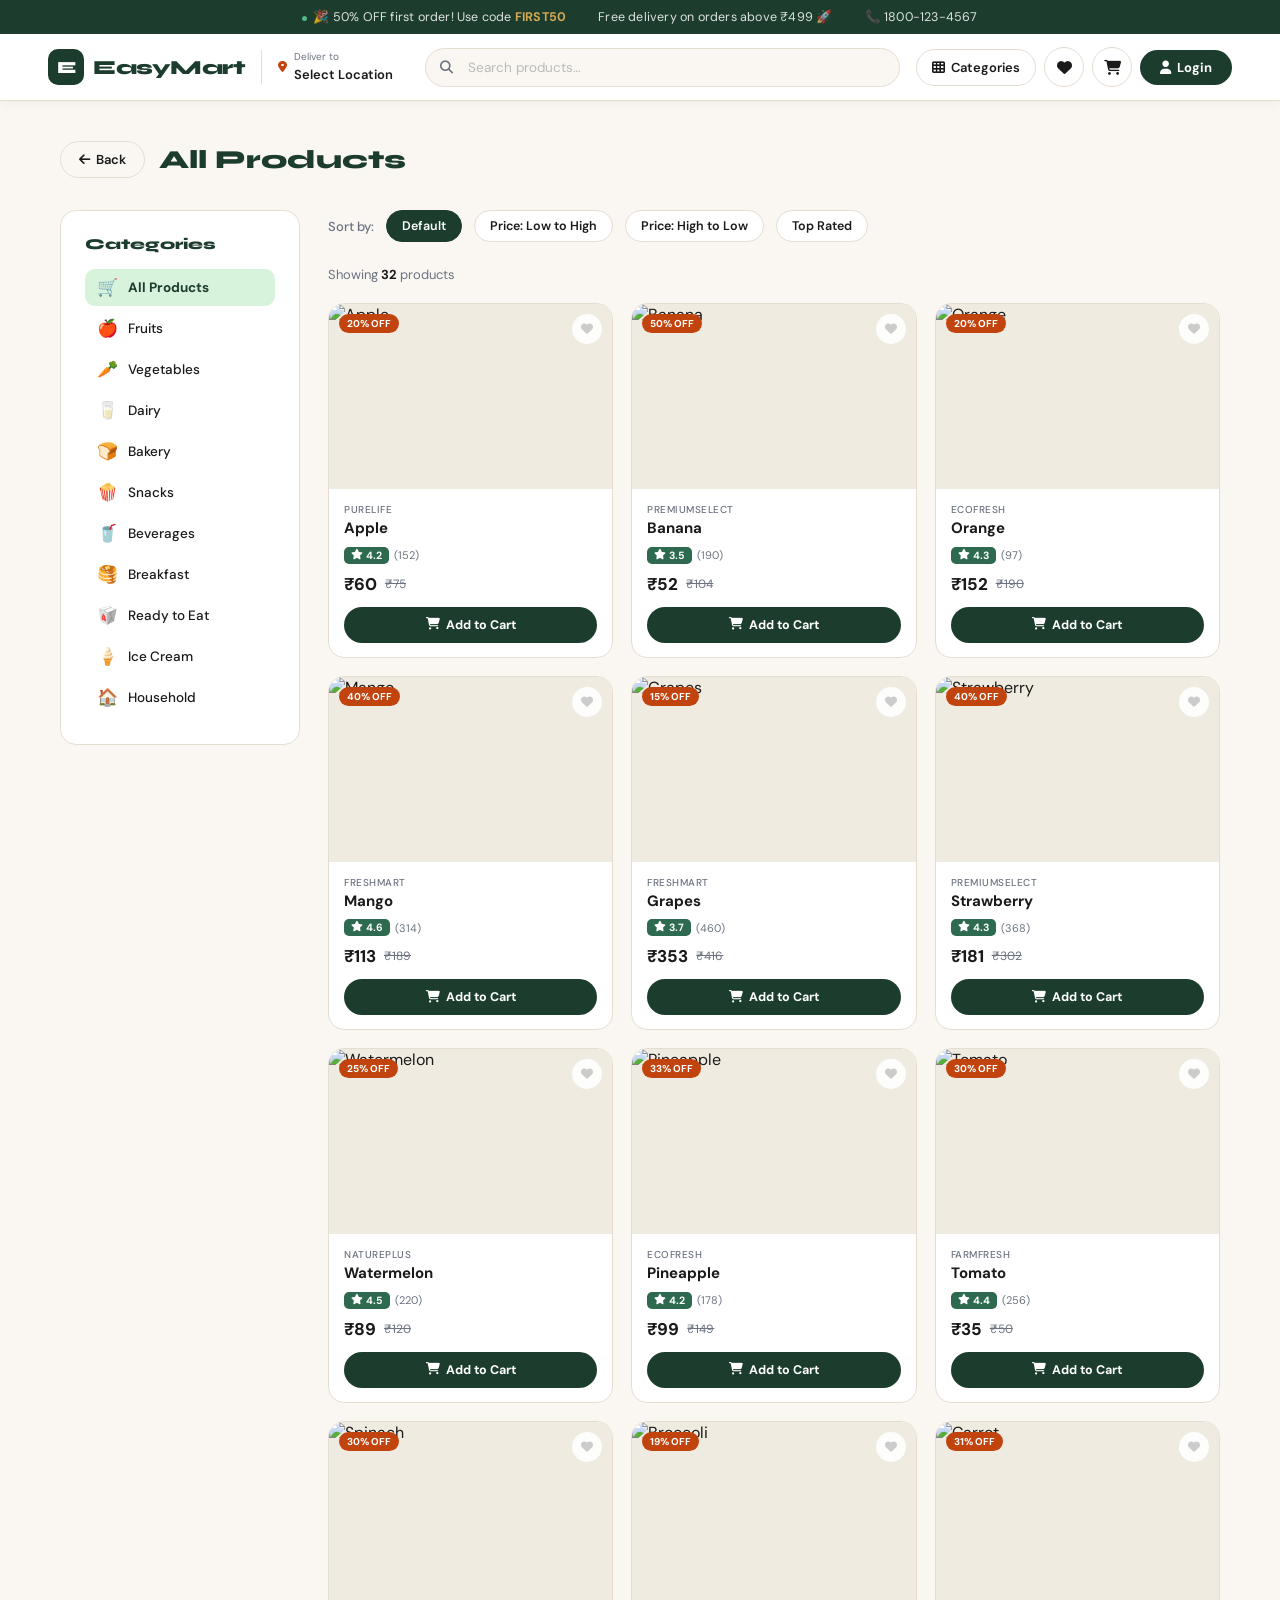
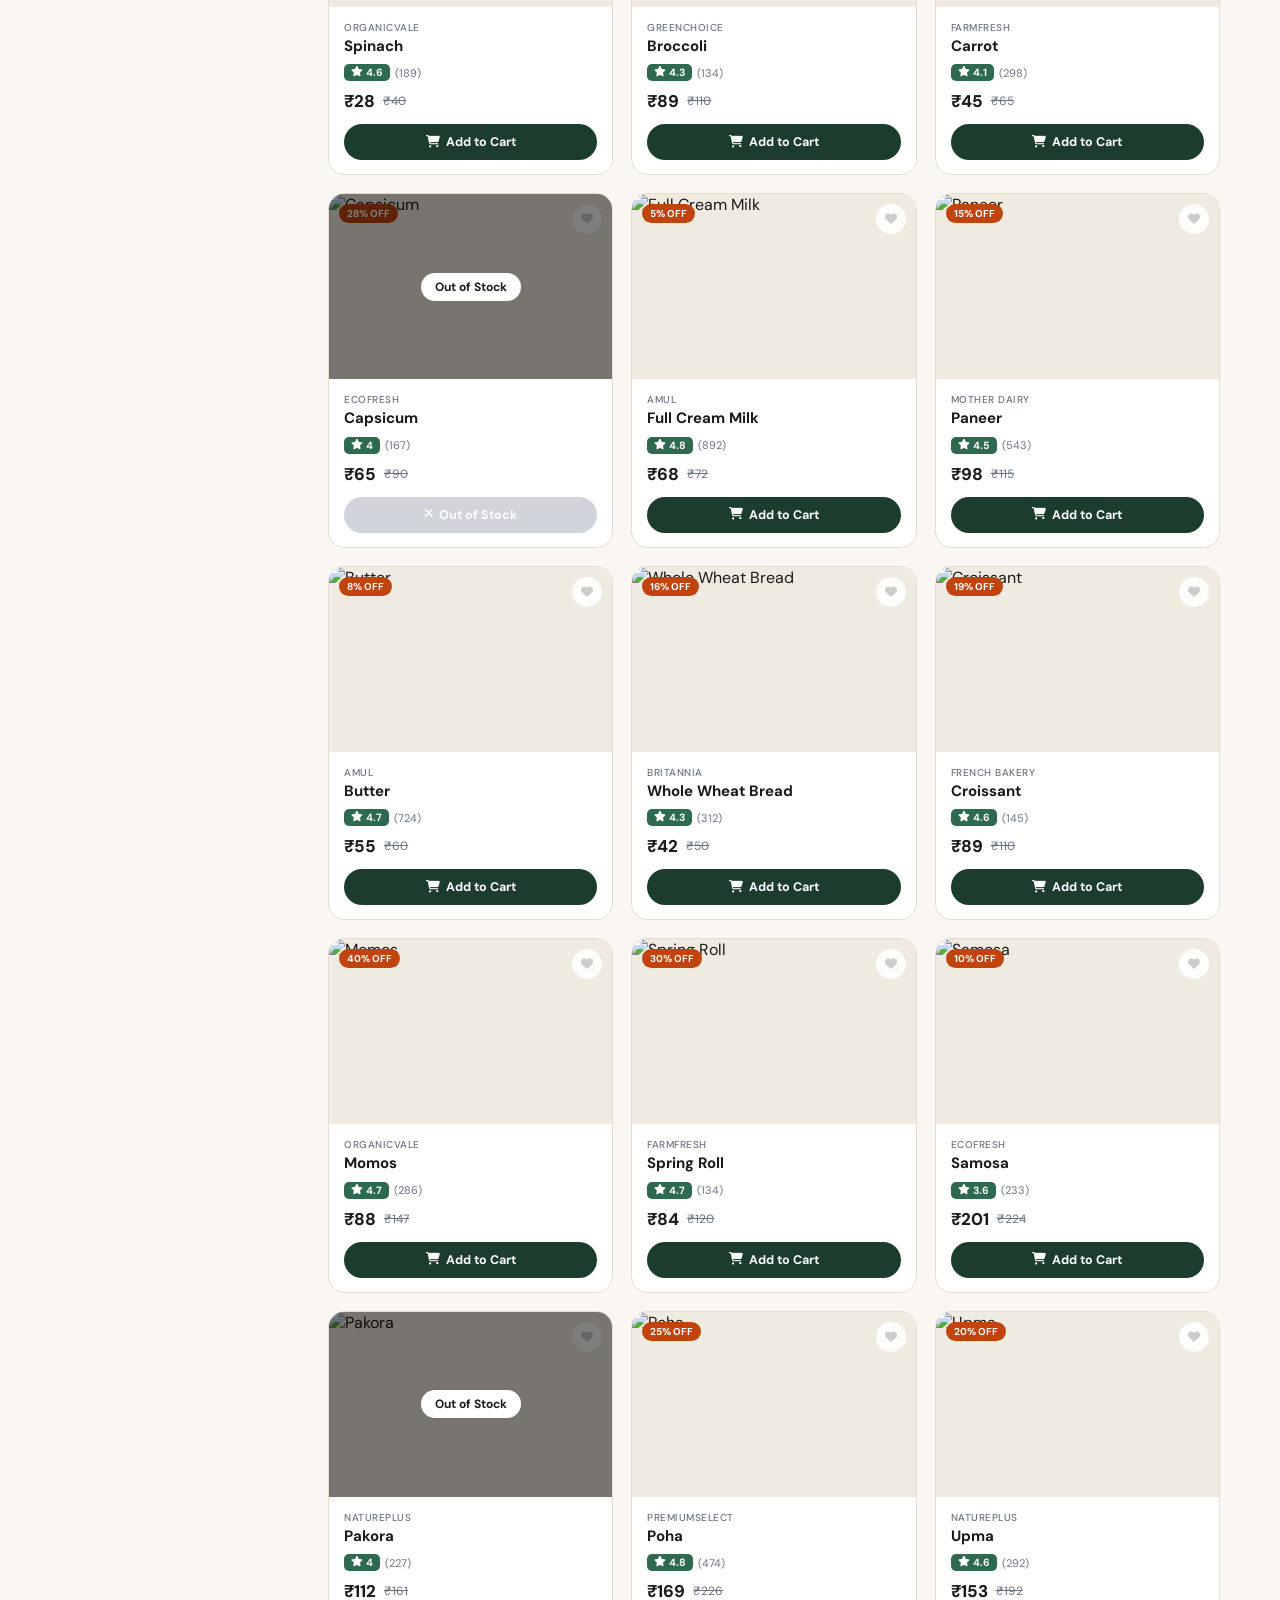
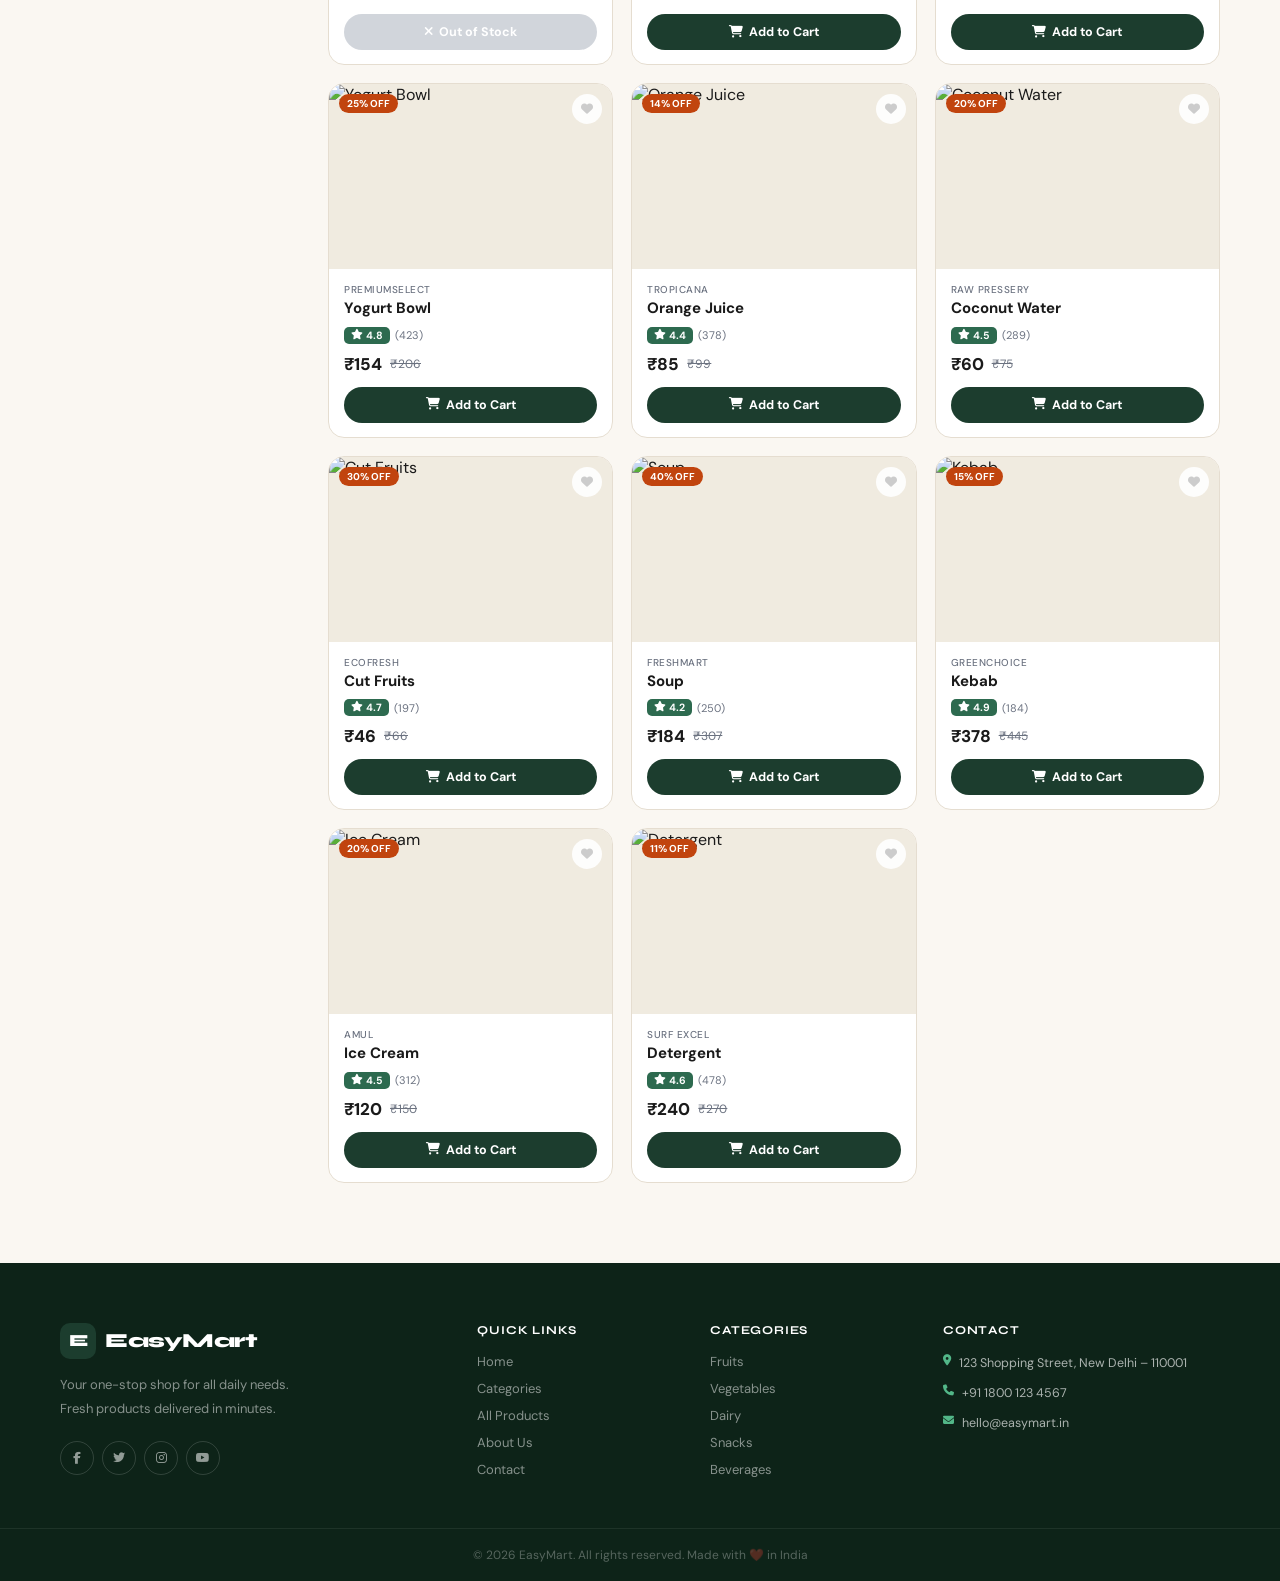
<file: Assignment_2/products.html>
<!DOCTYPE html>
<html lang="en">
<head>
<meta charset="UTF-8"/>
<meta name="viewport" content="width=device-width, initial-scale=1.0"/>
<title>Products – EasyMart</title>
<link rel="stylesheet" href="style.css"/>
<link rel="stylesheet" href="https://cdnjs.cloudflare.com/ajax/libs/font-awesome/6.5.0/css/all.min.css"/>
<style>
/* ─ PRODUCTS LAYOUT ─ */
.products-layout { 
  display: grid;
  grid-template-columns: 240px 1fr;
  gap: 28px;
  align-items: start;
}

/* ─ SIDEBAR ─ */
.sidebar { 
  background: #fff;
  border-radius: var(--r);
  border: 1.5px solid var(--border);
  padding: 24px;
  position: sticky;
  top: 100px;
}

.sidebar h3 { 
  font-family: 'Syne', sans-serif;
  font-size: 15px;
  font-weight: 800;
  color: var(--green);
  margin-bottom: 16px;
}

.sidebar-cat { 
  display: flex;
  align-items: center;
  gap: 10px;
  padding: 10px 12px;
  border-radius: 10px;
  cursor: pointer;
  font-size: 13.5px;
  font-weight: 500;
  transition: .15s;
  color: var(--text);
  text-decoration: none;
  margin-bottom: 4px;
}

.sidebar-cat:hover,
.sidebar-cat.active { 
  background: var(--green-pale);
  color: var(--green);
  font-weight: 700;
}

.sidebar-cat .cat-emoji { 
  font-size: 17px;
}

/* ─ SORT ─ */
.sort-row { 
  display: flex;
  align-items: center;
  gap: 12px;
  margin-bottom: 24px;
  flex-wrap: wrap;
}

.sort-label { 
  font-size: 13px;
  color: var(--text-soft);
  font-weight: 500;
}

.sort-btn { 
  padding: 7px 15px;
  border: 1.5px solid var(--border);
  border-radius: 50px;
  background: #fff;
  cursor: pointer;
  font-size: 12.5px;
  font-weight: 600;
  color: var(--text);
  font-family: 'DM Sans', sans-serif;
  transition: .15s;
}

.sort-btn:hover,
.sort-btn.active { 
  background: var(--green);
  color: #fff;
  border-color: var(--green);
}

/* ─ RESULTS INFO ─ */
.results-info { 
  font-size: 13px;
  color: var(--text-soft);
  margin-bottom: 20px;
}

.results-info strong { 
  color: var(--text);
}

/* ─ NO RESULTS ─ */
.no-results { 
  text-align: center;
  padding: 60px;
  color: var(--text-soft);
}

.no-results i { 
  font-size: 44px;
  color: #ddd;
  display: block;
  margin-bottom: 14px;
}
</style>
</head>
<body>
<script src="shared.js"></script>

<div class="inner-wrap">
  <div class="pg-hdr">
    <a class="back-btn" href="index.html"><i class="fas fa-arrow-left"></i> Back</a>
    <h1 id="pageTitle">All Products</h1>
  </div>

  <div class="products-layout">
    <!-- SIDEBAR -->
    <div class="sidebar">
      <h3>Categories</h3>
      <a class="sidebar-cat" href="products.html" id="cat-all"><span class="cat-emoji">🛒</span> All Products</a>
      <div id="sidebarCats"></div>
    </div>

    <!-- MAIN -->
    <div>
      <div class="sort-row">
        <span class="sort-label">Sort by:</span>
        <button class="sort-btn active" onclick="setSort('default', this)">Default</button>
        <button class="sort-btn" onclick="setSort('price_asc', this)">Price: Low to High</button>
        <button class="sort-btn" onclick="setSort('price_desc', this)">Price: High to Low</button>
        <button class="sort-btn" onclick="setSort('rating', this)">Top Rated</button>
      </div>
      <div class="results-info" id="resultsInfo"></div>
      <div class="prods-grid" id="productsGrid"></div>
    </div>
  </div>
</div>

<script>
let currentCat = null;
let currentSort = 'default';
let currentQ = '';

document.addEventListener('DOMContentLoaded', () => {
  injectShell();

  // Sidebar
  document.getElementById('sidebarCats').innerHTML = CATS.map(c =>
    `<a class="sidebar-cat" href="products.html?cat=${c.id}" id="cat-${c.id}"><span class="cat-emoji">${c.emoji}</span> ${c.label}</a>`
  ).join('');

  // Parse URL params
  const params = new URLSearchParams(window.location.search);
  currentCat = params.get('cat') || null;
  currentQ = params.get('q') || '';

  if (currentQ) {
    document.getElementById('pageTitle').textContent = `🔍 "${currentQ}"`;
    if (document.getElementById('searchInput')) document.getElementById('searchInput').value = currentQ;
  } else if (currentCat) {
    const c = CATS.find(x => x.id === currentCat);
    document.getElementById('pageTitle').textContent = c ? `${c.emoji} ${c.label}` : currentCat;
    const activeEl = document.getElementById(`cat-${currentCat}`);
    if (activeEl) activeEl.classList.add('active');
  } else {
    document.getElementById('cat-all').classList.add('active');
  }

  renderProducts();
});

function setSort(type, btn) {
  currentSort = type;
  document.querySelectorAll('.sort-btn').forEach(b => b.classList.remove('active'));
  btn.classList.add('active');
  renderProducts();
}

function renderProducts() {
  let list = [...PRODUCTS];

  if (currentQ) {
    const q = currentQ.toLowerCase();
    list = list.filter(p => p.name.toLowerCase().includes(q) || p.brand.toLowerCase().includes(q) || p.cat.toLowerCase().includes(q));
  } else if (currentCat) {
    list = list.filter(p => p.cat === currentCat);
  }

  if (currentSort === 'price_asc') list.sort((a, b) => a.price - b.price);
  else if (currentSort === 'price_desc') list.sort((a, b) => b.price - a.price);
  else if (currentSort === 'rating') list.sort((a, b) => b.rating - a.rating);

  const grid = document.getElementById('productsGrid');
  const info = document.getElementById('resultsInfo');
  info.innerHTML = `Showing <strong>${list.length}</strong> product${list.length !== 1 ? 's' : ''}`;

  if (!list.length) {
    grid.innerHTML = `<div class="no-results" style="grid-column:1/-1"><i class="fas fa-search"></i><p>No products found${currentQ ? ` for "${currentQ}"` : ''}.</p><a class="empty-cta" href="products.html">View All</a></div>`;
    return;
  }

  grid.innerHTML = list.map(p => cardHTML(p)).join('');
}
</script>
</body>
</html>
</file>
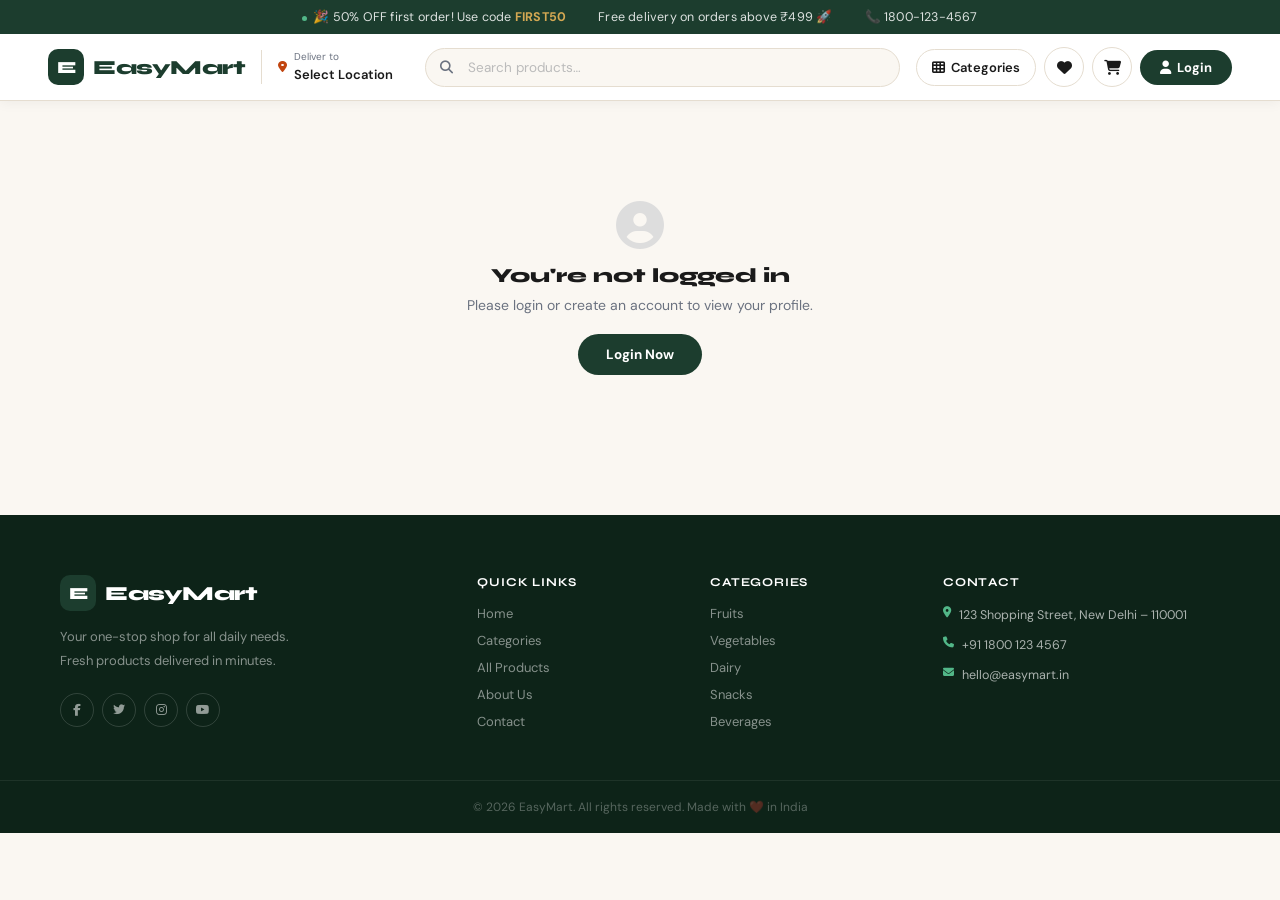
<file: Assignment_2/profile.html>
<!DOCTYPE html>
<html lang="en">
<head>
<meta charset="UTF-8"/>
<meta name="viewport" content="width=device-width, initial-scale=1.0"/>
<title>My Profile – EasyMart</title>
<link rel="stylesheet" href="style.css"/>
<link rel="stylesheet" href="https://cdnjs.cloudflare.com/ajax/libs/font-awesome/6.5.0/css/all.min.css"/>
<style>
/* ─ PROFILE LAYOUT ─ */
.profile-layout { 
  display: grid;
  grid-template-columns: 270px 1fr;
  gap: 24px;
  align-items: start;
}

/* ─ SIDEBAR ─ */
.profile-sidebar { 
  background: #fff;
  border-radius: var(--r);
  border: 1.5px solid var(--border);
  padding: 28px;
  text-align: center;
  position: sticky;
  top: 100px;
}

.p-avatar { 
  width: 72px;
  height: 72px;
  background: var(--green);
  border-radius: 50%;
  display: flex;
  align-items: center;
  justify-content: center;
  font-family: 'Syne', sans-serif;
  font-size: 28px;
  font-weight: 800;
  color: #fff;
  margin: 0 auto 12px;
}

.profile-sidebar h3 { 
  font-size: 16px;
  font-weight: 700;
  margin-bottom: 2px;
}

.profile-sidebar small { 
  font-size: 12.5px;
  color: var(--text-soft);
}

/* ─ NAVIGATION ─ */
.p-nav { 
  margin-top: 20px;
  text-align: left;
}

.p-nav-btn { 
  display: flex;
  align-items: center;
  gap: 10px;
  padding: 10px 13px;
  border-radius: 10px;
  cursor: pointer;
  font-size: 13.5px;
  font-weight: 500;
  transition: .15s;
  color: var(--text);
  background: none;
  border: none;
  width: 100%;
  font-family: 'DM Sans', sans-serif;
  margin-bottom: 3px;
}

.p-nav-btn:hover { 
  background: var(--cream2);
  color: var(--green);
}

.p-nav-btn.active { 
  background: var(--green-pale);
  color: var(--green);
  font-weight: 700;
}

.p-nav-btn.red { 
  color: var(--terra);
}

.p-nav-btn.red:hover { 
  background: #fdf0ec;
}

.p-nav-btn i { 
  width: 18px;
}

/* ─ PROFILE CONTENT ─ */
.p-content { 
  background: #fff;
  border-radius: var(--r);
  border: 1.5px solid var(--border);
  padding: 32px;
}

.p-tab { 
  display: none;
}

.p-tab.active { 
  display: block;
}

.p-tab h2 { 
  font-family: 'Syne', sans-serif;
  font-size: 20px;
  font-weight: 800;
  color: var(--green);
  margin-bottom: 24px;
}

/* ─ USER INFO ─ */
.info-grid { 
  display: grid;
  grid-template-columns: 1fr 1fr;
  gap: 16px;
  margin-bottom: 28px;
}

.info-field.full { 
  grid-column: 1 / -1;
}

.info-field label { 
  display: block;
  font-size: 11px;
  font-weight: 700;
  text-transform: uppercase;
  letter-spacing: .5px;
  color: var(--text-soft);
  margin-bottom: 6px;
}

.info-val { 
  background: var(--cream);
  border: 1.5px solid var(--border);
  border-radius: var(--r-sm);
  padding: 11px 14px;
  font-size: 14px;
  color: var(--text);
}

/* ─ ADDRESS SECTION ─ */
.no-addr { 
  text-align: center;
  padding: 32px;
  border: 2px dashed var(--border);
  border-radius: var(--r);
  color: var(--text-soft);
}

.no-addr i { 
  font-size: 28px;
  color: var(--green-light);
  display: block;
  margin-bottom: 10px;
}

.no-addr p { 
  font-size: 13px;
  margin-bottom: 14px;
}

.add-addr-btn { 
  background: var(--green);
  color: #fff;
  border: none;
  padding: 10px 22px;
  border-radius: 50px;
  font-size: 13px;
  font-weight: 700;
  cursor: pointer;
  font-family: 'DM Sans', sans-serif;
}

/* ─ ORDERS ─ */
.order-card { 
  background: var(--cream);
  border: 1.5px solid var(--border);
  border-radius: var(--r);
  padding: 20px;
  margin-bottom: 14px;
  transition: .2s;
}

.order-card:hover { 
  box-shadow: var(--shadow);
}

.o-top { 
  display: flex;
  justify-content: space-between;
  align-items: flex-start;
  padding-bottom: 14px;
  border-bottom: 1px solid var(--border);
  margin-bottom: 14px;
}

.o-top strong { 
  display: block;
  font-size: 14.5px;
  margin-bottom: 2px;
}

.o-top small { 
  font-size: 12px;
  color: var(--text-soft);
}

.status-pill { 
  background: var(--green-pale);
  color: var(--green-mid);
  padding: 5px 13px;
  border-radius: 50px;
  font-size: 12px;
  font-weight: 700;
  white-space: nowrap;
}

.o-bottom { 
  display: flex;
  align-items: center;
  gap: 24px;
}

.o-bottom > div small { 
  display: block;
  font-size: 10.5px;
  color: var(--text-soft);
  margin-bottom: 2px;
}

.o-bottom > div strong { 
  font-size: 15px;
  font-weight: 800;
}

.o-actions { 
  margin-left: auto;
  display: flex;
  gap: 8px;
}

.o-view { 
  background: none;
  border: 1.5px solid var(--border);
  padding: 7px 14px;
  border-radius: 50px;
  font-size: 12.5px;
  cursor: pointer;
  font-family: 'DM Sans', sans-serif;
  transition: .15s;
}

.o-view:hover { 
  border-color: var(--green-light);
  color: var(--green);
}

.o-reorder { 
  background: var(--green);
  color: #fff;
  border: none;
  padding: 7px 16px;
  border-radius: 50px;
  font-size: 12.5px;
  font-weight: 700;
  cursor: pointer;
  font-family: 'DM Sans', sans-serif;
}

/* ─ NOT LOGGED ─ */
.not-logged { 
  text-align: center;
  padding: 60px;
}

.not-logged i { 
  font-size: 48px;
  color: #ddd;
  display: block;
  margin-bottom: 14px;
}

.not-logged h3 { 
  font-family: 'Syne', sans-serif;
  font-size: 20px;
  font-weight: 800;
  margin-bottom: 8px;
}

.not-logged p { 
  color: var(--text-soft);
  margin-bottom: 20px;
  font-size: 14px;
}
</style>
</head>
<body>
<script src="shared.js"></script>

<div class="inner-wrap" id="profileWrap">
  <!-- Rendered by JS -->
</div>

<script>
document.addEventListener('DOMContentLoaded', () => {
  injectShell();
  renderProfile();
});

function renderProfile() {
  const user = getUser();
  const wrap = document.getElementById('profileWrap');

  if (!user) {
    wrap.innerHTML = `
      <div class="not-logged">
        <i class="fas fa-user-circle"></i>
        <h3>You're not logged in</h3>
        <p>Please login or create an account to view your profile.</p>
        <button class="empty-cta" onclick="openOverlay('loginModal')">Login Now</button>
      </div>`;
    return;
  }

  const initial = user.name[0].toUpperCase();

  wrap.innerHTML = `
    <div class="pg-hdr">
      <a class="back-btn" href="index.html"><i class="fas fa-arrow-left"></i> Back</a>
      <h1>My Profile</h1>
    </div>
    <div class="profile-layout">
      <div class="profile-sidebar">
        <div class="p-avatar">${initial}</div>
        <h3>${user.name}</h3>
        <small>${user.email}</small>
        <nav class="p-nav">
          <button class="p-nav-btn active" onclick="switchTab('info',this)"><i class="fas fa-user"></i> Profile Info</button>
          <button class="p-nav-btn" onclick="switchTab('orders',this)"><i class="fas fa-box"></i> My Orders</button>
          <button class="p-nav-btn" onclick="switchTab('wishlist',this)"><i class="fas fa-heart"></i> Wishlist</button>
          <button class="p-nav-btn red" onclick="logoutUser()"><i class="fas fa-sign-out-alt"></i> Logout</button>
        </nav>
      </div>
      <div class="p-content">
        <!-- INFO TAB -->
        <div class="p-tab active" id="tab-info">
          <h2>Personal Information</h2>
          <div class="info-grid">
            <div class="info-field"><label>Full Name</label><div class="info-val">${user.name}</div></div>
            <div class="info-field"><label>Phone Number</label><div class="info-val">+91 1234567890</div></div>
            <div class="info-field full"><label>Email Address</label><div class="info-val">${user.email}</div></div>
          </div>
          <h2>Saved Addresses</h2>
          <div class="no-addr">
            <i class="fas fa-map-marker-alt"></i>
            <p>No saved addresses yet</p>
            <button class="add-addr-btn" onclick="showToast('Address feature coming soon!')">+ Add Address</button>
          </div>
        </div>

        <!-- ORDERS TAB -->
        <div class="p-tab" id="tab-orders">
          <h2>My Orders</h2>
          <div class="order-card">
            <div class="o-top">
              <div><strong>Order #EM123456</strong><small><i class="fas fa-calendar"></i> 7 March 2026</small></div>
              <span class="status-pill">✓ Delivered</span>
            </div>
            <div class="o-bottom">
              <div><small>Total</small><strong>₹849</strong></div>
              <div><small>Items</small><strong>5</strong></div>
              <div class="o-actions">
                <button class="o-view" onclick="showToast('Order details coming soon!')">View Details</button>
                <button class="o-reorder" onclick="showToast('Items added to cart!')">Reorder</button>
              </div>
            </div>
          </div>
          <div class="order-card">
            <div class="o-top">
              <div><strong>Order #EM123457</strong><small><i class="fas fa-calendar"></i> 5 March 2026</small></div>
              <span class="status-pill">✓ Delivered</span>
            </div>
            <div class="o-bottom">
              <div><small>Total</small><strong>₹1,250</strong></div>
              <div><small>Items</small><strong>8</strong></div>
              <div class="o-actions">
                <button class="o-view" onclick="showToast('Order details coming soon!')">View Details</button>
                <button class="o-reorder" onclick="showToast('Items added to cart!')">Reorder</button>
              </div>
            </div>
          </div>
        </div>

        <!-- WISHLIST TAB -->
        <div class="p-tab" id="tab-wishlist">
          <h2>My Wishlist</h2>
          <div class="prods-grid" id="profileWishGrid"></div>
        </div>
      </div>
    </div>
  `;

  // Wishlist in profile
  const ids = getWish();
  const items = PRODUCTS.filter(p => ids.includes(p.id));
  document.getElementById('profileWishGrid').innerHTML = items.length
    ? items.map(p => cardHTML(p)).join('')
    : `<div style="grid-column:1/-1;text-align:center;padding:40px;color:var(--text-soft)"><i class="fas fa-heart" style="font-size:36px;color:#ddd;display:block;margin-bottom:12px"></i><p>No items saved yet. <a href="products.html">Browse products</a></p></div>`;
}

function switchTab(name, btn) {
  document.querySelectorAll('.p-tab').forEach(t => t.classList.remove('active'));
  document.querySelectorAll('.p-nav-btn').forEach(b => b.classList.remove('active'));
  document.getElementById(`tab-${name}`).classList.add('active');
  btn.classList.add('active');
}

function logoutUser() {
  localStorage.removeItem('em_user');
  showToast('Logged out successfully');
  setTimeout(() => { window.location = 'index.html'; }, 800);
}
</script>
</body>
</html>
</file>
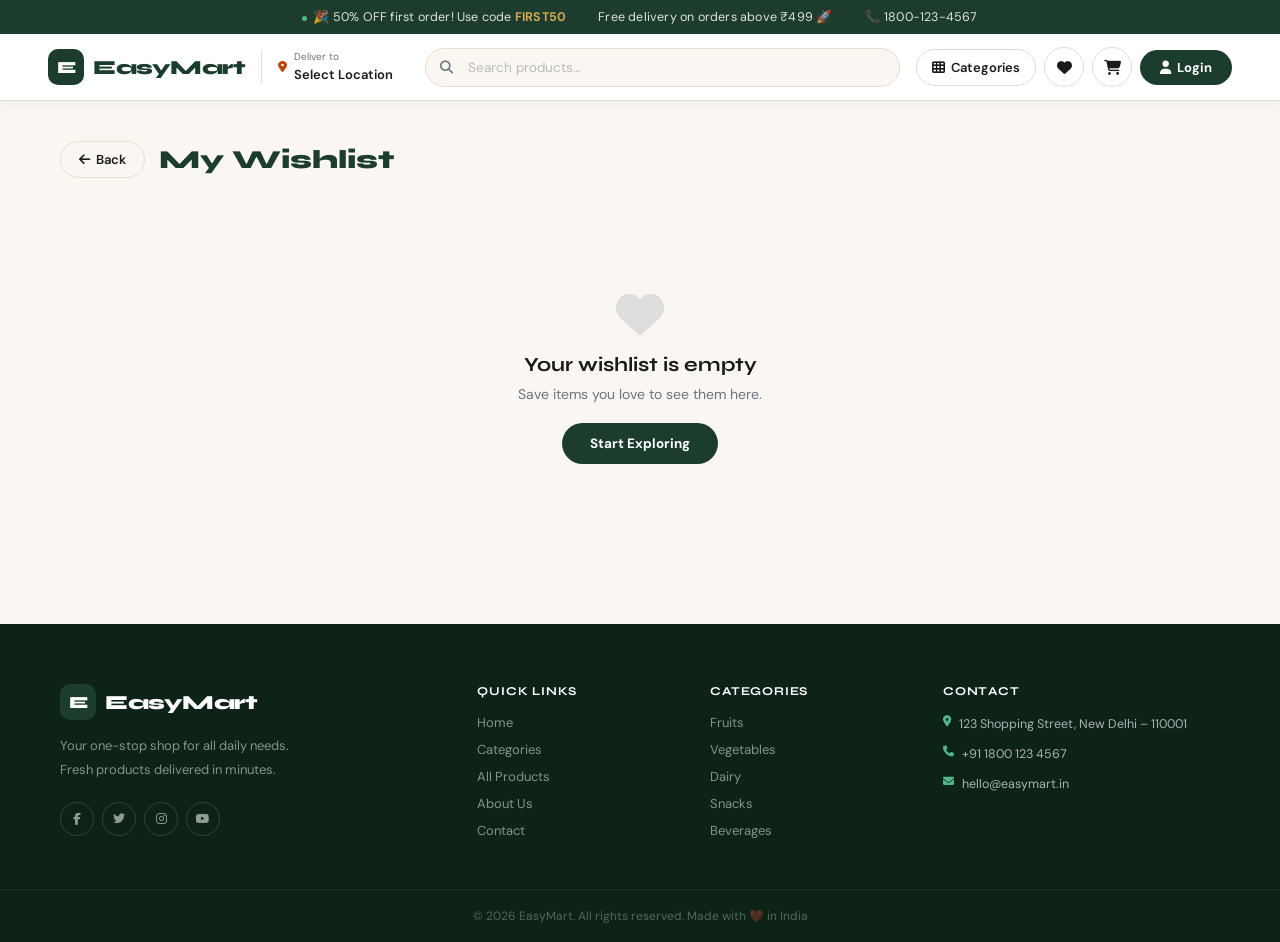
<file: Assignment_2/wishlist.html>
<!DOCTYPE html>
<html lang="en">
<head>
<meta charset="UTF-8"/>
<meta name="viewport" content="width=device-width, initial-scale=1.0"/>
<title>Wishlist – EasyMart</title>
<link rel="stylesheet" href="style.css"/>
<link rel="stylesheet" href="https://cdnjs.cloudflare.com/ajax/libs/font-awesome/6.5.0/css/all.min.css"/>
<style>
/* ─ WISHLIST ACTIONS ─ */
.wish-actions { 
  display: flex;
  align-items: center;
  justify-content: space-between;
  margin-bottom: 24px;
}

.wish-count { 
  font-size: 14px;
  color: var(--text-soft);
}

/* ─ ADD ALL TO CART BUTTON ─ */
.add-all-btn { 
  background: var(--green);
  color: #fff;
  border: none;
  padding: 10px 22px;
  border-radius: 50px;
  font-size: 13px;
  font-weight: 700;
  cursor: pointer;
  font-family: 'DM Sans', sans-serif;
  transition: .2s;
  display: flex;
  align-items: center;
  gap: 6px;
}

.add-all-btn:hover { 
  background: var(--green-mid);
}
</style>
</head>
<body>
<script src="shared.js"></script>

<div class="inner-wrap">
  <div class="pg-hdr">
    <a class="back-btn" href="index.html"><i class="fas fa-arrow-left"></i> Back</a>
    <h1>My Wishlist</h1>
  </div>

  <div class="wish-actions" id="wishActions" style="display:none">
    <span class="wish-count" id="wishCount"></span>
    <button class="add-all-btn" onclick="addAllToCart()"><i class="fas fa-shopping-cart"></i> Add All to Cart</button>
  </div>

  <div class="prods-grid" id="wishGrid"></div>
</div>

<script>
document.addEventListener('DOMContentLoaded', () => {
  injectShell();
  renderWishlist();
});

function renderWishlist() {
  const ids = getWish();
  const items = PRODUCTS.filter(p => ids.includes(p.id));
  const grid = document.getElementById('wishGrid');
  const actions = document.getElementById('wishActions');

  if (!items.length) {
    actions.style.display = 'none';
    grid.innerHTML = `
      <div class="empty-state" style="grid-column:1/-1">
        <i class="fas fa-heart"></i>
        <h3>Your wishlist is empty</h3>
        <p>Save items you love to see them here.</p>
        <a class="empty-cta" href="products.html">Start Exploring</a>
      </div>`;
    return;
  }

  actions.style.display = 'flex';
  document.getElementById('wishCount').textContent = `${items.length} item${items.length > 1 ? 's' : ''}`;
  grid.innerHTML = items.map(p => cardHTML(p)).join('');
}

function addAllToCart() {
  const ids = getWish();
  const items = PRODUCTS.filter(p => ids.includes(p.id) && p.stock);
  if (!items.length) { showToast('No in-stock items to add!'); return; }
  const cart = getCart();
  items.forEach(p => {
    const ex = cart.find(i => i.id === p.id);
    if (ex) ex.qty++;
    else cart.push({ id: p.id, name: p.name, brand: p.brand, price: p.price, was: p.was, disc: p.disc, img: p.img, qty: 1 });
  });
  saveCart(cart);
  updateCartBadge();
  showToast(`✓ ${items.length} items added to cart!`);
}

// Override toggleWish to also re-render after change
const _orig = toggleWish;
window.toggleWish = function(id, btn) {
  _orig(id, btn);
  renderWishlist();
};
</script>
</body>
</html>
</file>
<file: Assignment_2/style.css>
@import url('https://fonts.googleapis.com/css2?family=Syne:wght@400;500;600;700;800&family=DM+Sans:ital,wght@0,300;0,400;0,500;0,600;1,400&display=swap');

:root {
  --green: #1c3d2e;
  --green-mid: #2d6a4f;
  --green-light: #52b788;
  --green-pale: #d8f3dc;
  --cream: #faf7f2;
  --cream2: #f0ebe0;
  --terra: #c1440e;
  --terra-light: #e07a5f;
  --gold: #d4a853;
  --text: #1a1a1a;
  --text-soft: #6b7280;
  --white: #ffffff;
  --border: #e5ddd0;
  --r: 16px;
  --r-sm: 10px;
  --shadow: 0 4px 20px rgba(28,61,46,.09);
  --shadow-lg: 0 16px 56px rgba(28,61,46,.16);
}

*, *::before, *::after { margin: 0; padding: 0; box-sizing: border-box; }
html { scroll-behavior: smooth; }
body { font-family: 'DM Sans', sans-serif; background: var(--cream); color: var(--text); overflow-x: hidden; min-height: 100vh; }

::-webkit-scrollbar { width: 5px; }
::-webkit-scrollbar-track { background: var(--cream2); }
::-webkit-scrollbar-thumb { background: var(--green-light); border-radius: 99px; }

/* ─ PROMO BAR ─ */
.promo-bar {
  background: var(--green);
  color: rgba(255,255,255,.85);
  display: flex; justify-content: center; align-items: center; gap: 32px;
  padding: 9px 40px; font-size: 12.5px; letter-spacing: .2px;
  position: sticky; top: 0; z-index: 300;
}
.promo-bar strong { color: var(--gold); }
.promo-dot { width: 5px; height: 5px; background: var(--green-light); border-radius: 50%; display: inline-block; animation: blink 2s infinite; margin-right: 6px; }
@keyframes blink { 0%,100%{opacity:1} 50%{opacity:.3} }

/* ─ NAVBAR ─ */
.navbar {
  background: var(--white);
  border-bottom: 1.5px solid var(--border);
  display: flex; align-items: center; gap: 16px;
  padding: 13px 48px;
  position: sticky; top: 37px; z-index: 200;
  box-shadow: 0 2px 12px rgba(0,0,0,.05);
}
.nav-logo { display: flex; align-items: center; gap: 9px; text-decoration: none; flex-shrink: 0; }
.logo-mark { width: 36px; height: 36px; background: var(--green); border-radius: 10px; display: flex; align-items: center; justify-content: center; color: #fff; font-family: 'Syne', sans-serif; font-weight: 800; font-size: 17px; }
.logo-text { font-family: 'Syne', sans-serif; font-size: 20px; font-weight: 800; color: var(--green); letter-spacing: -.5px; }

.nav-loc { display: flex; align-items: center; gap: 7px; padding: 0 16px; border-left: 1.5px solid var(--border); cursor: pointer; color: var(--text-soft); flex-shrink: 0; }
.nav-loc i { color: var(--terra); font-size: 12px; }
.nav-loc small { display: block; font-size: 10px; color: var(--text-soft); }
.nav-loc strong { font-size: 13px; color: var(--text); font-weight: 600; }

.search-wrap { flex: 1; position: relative; }
.search-wrap i { position: absolute; left: 15px; top: 50%; transform: translateY(-50%); color: var(--text-soft); font-size: 13px; }
.search-input { width: 100%; background: var(--cream); border: 1.5px solid var(--border); border-radius: 50px; padding: 10px 18px 10px 42px; font-size: 13.5px; font-family: 'DM Sans', sans-serif; outline: none; transition: .2s; color: var(--text); }
.search-input:focus { border-color: var(--green-light); background: #fff; box-shadow: 0 0 0 3px rgba(82,183,136,.12); }
.search-input::placeholder { color: #bbb; }

.nav-actions { display: flex; align-items: center; gap: 8px; flex-shrink: 0; }

.nav-cats-btn { display: flex; align-items: center; gap: 6px; padding: 9px 15px; border: 1.5px solid var(--border); border-radius: 50px; background: none; cursor: pointer; font-size: 13px; font-weight: 600; color: var(--text); font-family: 'DM Sans', sans-serif; transition: .2s; text-decoration: none; }
.nav-cats-btn:hover { background: var(--cream2); border-color: var(--green-light); color: var(--green); }

.icon-btn { width: 40px; height: 40px; border: 1.5px solid var(--border); border-radius: 50%; background: none; cursor: pointer; display: flex; align-items: center; justify-content: center; font-size: 15px; color: var(--text); transition: .2s; text-decoration: none; position: relative; }
.icon-btn:hover { background: var(--cream2); border-color: var(--green-light); color: var(--green); }
.cart-badge { position: absolute; top: -4px; right: -4px; background: var(--terra); color: #fff; font-size: 9px; font-weight: 700; border-radius: 50%; width: 17px; height: 17px; display: flex; align-items: center; justify-content: center; display: none; }
.cart-badge.show { display: flex; }

.login-btn { background: var(--green); color: #fff; border: none; padding: 9px 20px; border-radius: 50px; font-size: 13px; font-weight: 700; cursor: pointer; font-family: 'DM Sans', sans-serif; display: flex; align-items: center; gap: 6px; transition: .2s; text-decoration: none; white-space: nowrap; }
.login-btn:hover { background: var(--green-mid); }

/* ─ TOAST ─ */
.toast { position: fixed; bottom: 28px; left: 50%; transform: translateX(-50%) translateY(16px); background: var(--green); color: #fff; padding: 11px 24px; border-radius: 50px; font-size: 13.5px; font-weight: 600; z-index: 9999; opacity: 0; pointer-events: none; transition: .3s; white-space: nowrap; box-shadow: var(--shadow-lg); }
.toast.show { opacity: 1; transform: translateX(-50%) translateY(0); }

/* ─ INNER PAGE WRAP ─ */
.inner-wrap { max-width: 1320px; margin: 0 auto; padding: 40px 60px 80px; }
.pg-hdr { display: flex; align-items: center; gap: 14px; margin-bottom: 32px; }
.pg-hdr h1 { font-family: 'Syne', sans-serif; font-size: 26px; font-weight: 800; color: var(--green); }
.back-btn { display: flex; align-items: center; gap: 6px; padding: 9px 18px; border: 1.5px solid var(--border); border-radius: 50px; background: none; cursor: pointer; font-size: 13px; font-weight: 600; color: var(--text); font-family: 'DM Sans', sans-serif; transition: .2s; text-decoration: none; }
.back-btn:hover { border-color: var(--green-light); color: var(--green); background: var(--green-pale); }

/* ─ SECTION ─ */
.sec { padding: 60px 60px; }
.sec-alt { background: #fff; }
.sec-hdr { display: flex; justify-content: space-between; align-items: flex-end; margin-bottom: 32px; }
.sec-hdr h2 { font-family: 'Syne', sans-serif; font-size: 26px; font-weight: 800; color: var(--green); }
.sec-hdr p { color: var(--text-soft); font-size: 13px; margin-top: 4px; }
.view-all { display: flex; align-items: center; gap: 5px; color: var(--green); font-size: 13px; font-weight: 700; text-decoration: none; border: 1.5px solid var(--border); padding: 8px 16px; border-radius: 50px; transition: .2s; }
.view-all:hover { background: var(--green); color: #fff; border-color: var(--green); }

/* ─ PRODUCT CARD ─ */
.prods-grid { display: grid; grid-template-columns: repeat(auto-fill, minmax(210px, 1fr)); gap: 18px; }
.prod-card { background: #fff; border-radius: var(--r); border: 1.5px solid var(--border); overflow: hidden; position: relative; transition: .25s; }
.prod-card:hover { box-shadow: var(--shadow-lg); border-color: rgba(82,183,136,.4); transform: translateY(-4px); }
.prod-img { height: 185px; overflow: hidden; background: var(--cream2); position: relative; }
.prod-img img { width: 100%; height: 100%; object-fit: cover; transition: transform .35s; display: block; }
.prod-card:hover .prod-img img { transform: scale(1.06); }
.prod-badge { position: absolute; top: 10px; left: 10px; background: var(--terra); color: #fff; font-size: 10px; font-weight: 700; padding: 3px 8px; border-radius: 50px; }
.prod-heart { position: absolute; top: 10px; right: 10px; width: 30px; height: 30px; border-radius: 50%; background: rgba(255,255,255,.9); border: none; cursor: pointer; display: flex; align-items: center; justify-content: center; font-size: 12px; color: #ccc; transition: .2s; }
.prod-heart:hover, .prod-heart.on { color: var(--terra); transform: scale(1.15); }
.oos-overlay { position: absolute; inset: 0; background: rgba(0,0,0,.5); display: flex; align-items: center; justify-content: center; }
.oos-overlay span { background: #fff; padding: 6px 14px; border-radius: 50px; font-size: 12px; font-weight: 700; }
.prod-body { padding: 14px 15px; }
.prod-brand { font-size: 10px; color: var(--text-soft); text-transform: uppercase; letter-spacing: .5px; margin-bottom: 3px; font-weight: 500; }
.prod-name { font-size: 15px; font-weight: 700; margin-bottom: 8px; line-height: 1.3; color: var(--text); cursor: pointer; }
.prod-name:hover { color: var(--green-mid); }
.prod-rating { display: flex; align-items: center; gap: 5px; margin-bottom: 9px; }
.r-chip { background: var(--green-mid); color: #fff; font-size: 10.5px; font-weight: 700; padding: 2px 7px; border-radius: 5px; display: flex; align-items: center; gap: 3px; }
.r-count { font-size: 11px; color: var(--text-soft); }
.prod-price { display: flex; align-items: center; gap: 8px; margin-bottom: 12px; }
.p-now { font-size: 17px; font-weight: 800; }
.p-was { font-size: 12px; color: var(--text-soft); text-decoration: line-through; }
.add-btn { width: 100%; background: var(--green); color: #fff; border: none; padding: 10px; border-radius: 50px; font-size: 12.5px; font-weight: 700; cursor: pointer; font-family: 'DM Sans', sans-serif; transition: .2s; display: flex; align-items: center; justify-content: center; gap: 6px; }
.add-btn:hover { background: var(--green-mid); }
.add-btn:disabled { background: #d1d5db; cursor: not-allowed; }

/* ─ CATEGORY TILES ─ */
.cats-grid { display: grid; grid-template-columns: repeat(auto-fill, minmax(100px, 1fr)); gap: 12px; }
.cat-tile { background: var(--cream); border: 1.5px solid var(--border); border-radius: var(--r); padding: 20px 10px 14px; text-align: center; cursor: pointer; transition: .2s; display: flex; flex-direction: column; align-items: center; gap: 6px; text-decoration: none; color: var(--text); }
.cat-tile:hover { border-color: var(--green-light); background: var(--green-pale); transform: translateY(-3px); box-shadow: 0 8px 20px rgba(28,61,46,.1); }
.cat-emoji { font-size: 28px; line-height: 1; }
.cat-tile span { font-size: 11px; font-weight: 600; line-height: 1.3; }

/* ─ FOOTER ─ */
.footer { background: #0d2318; color: rgba(255,255,255,.65); }
.footer-grid { display: grid; grid-template-columns: 2fr 1fr 1fr 1.5fr; gap: 48px; padding: 60px 60px 40px; }
.footer-brand .logo-text { color: #fff; }
.footer-brand p { font-size: 13px; line-height: 1.85; margin: 14px 0 20px; max-width: 250px; color: rgba(255,255,255,.5); }
.socials { display: flex; gap: 8px; }
.soc-btn { width: 34px; height: 34px; border-radius: 50%; border: 1px solid rgba(255,255,255,.15); color: rgba(255,255,255,.55); display: flex; align-items: center; justify-content: center; font-size: 12px; text-decoration: none; transition: .2s; }
.soc-btn:hover { background: var(--green-mid); border-color: var(--green-mid); color: #fff; }
.fcol h4 { font-size: 12px; font-weight: 700; color: #fff; margin-bottom: 16px; text-transform: uppercase; letter-spacing: .8px; font-family: 'Syne', sans-serif; }
.fcol a { display: block; color: rgba(255,255,255,.5); text-decoration: none; font-size: 13px; margin-bottom: 10px; transition: .2s; }
.fcol a:hover { color: var(--green-light); }
.fcol p { font-size: 12.5px; display: flex; align-items: flex-start; gap: 8px; margin-bottom: 10px; line-height: 1.6; }
.fcol p i { margin-top: 2px; flex-shrink: 0; color: var(--green-light); font-size: 11px; }
.footer-bottom { text-align: center; padding: 18px 60px; border-top: 1px solid rgba(255,255,255,.07); font-size: 12px; color: rgba(255,255,255,.3); }

/* ─ EMPTY STATE ─ */
.empty-state { text-align: center; padding: 80px 20px; color: var(--text-soft); }
.empty-state i { font-size: 48px; color: #ddd; margin-bottom: 14px; display: block; }
.empty-state h3 { font-family: 'Syne', sans-serif; font-size: 20px; font-weight: 700; margin-bottom: 8px; color: var(--text); }
.empty-state p { font-size: 14px; margin-bottom: 20px; }
.empty-cta { background: var(--green); color: #fff; border: none; padding: 12px 28px; border-radius: 50px; font-size: 13.5px; font-weight: 700; cursor: pointer; font-family: 'DM Sans', sans-serif; text-decoration: none; display: inline-block; }
.empty-cta:hover { background: var(--green-mid); }

/* ─ MODAL ─ */
.overlay { display: none; position: fixed; inset: 0; background: rgba(13,35,24,.7); backdrop-filter: blur(6px); z-index: 500; align-items: center; justify-content: center; padding: 16px; }
.overlay.open { display: flex; }
.modal { background: #fff; border-radius: var(--r); max-width: 420px; width: 100%; padding: 40px; position: relative; animation: popIn .3s ease; max-height: 90vh; overflow-y: auto; }
@keyframes popIn { from { opacity:0; transform: scale(.93) translateY(16px); } to { opacity:1; transform: scale(1) translateY(0); } }
.m-close { position: absolute; top: 14px; right: 14px; width: 30px; height: 30px; border-radius: 50%; border: none; background: var(--cream2); cursor: pointer; font-size: 12px; display: flex; align-items: center; justify-content: center; color: var(--text); transition: .15s; }
.m-close:hover { background: #fde8e0; color: var(--terra); }
.m-head { text-align: center; margin-bottom: 24px; }
.m-logo { width: 48px; height: 48px; background: var(--green); border-radius: 12px; display: flex; align-items: center; justify-content: center; color: #fff; font-family: 'Syne', sans-serif; font-weight: 800; font-size: 20px; margin: 0 auto 14px; }
.m-head h2 { font-family: 'Syne', sans-serif; font-size: 22px; font-weight: 800; color: var(--green); margin-bottom: 4px; }
.m-head p { color: var(--text-soft); font-size: 13.5px; }
.fg { margin-bottom: 14px; }
.fg label { display: block; font-size: 11.5px; font-weight: 700; color: var(--text); margin-bottom: 6px; text-transform: uppercase; letter-spacing: .4px; }
.inp-wrap { position: relative; display: flex; align-items: center; }
.inp-wrap .inp-icon { position: absolute; left: 14px; color: var(--text-soft); font-size: 12px; }
.inp-wrap input { width: 100%; padding: 11px 14px 11px 38px; border: 1.5px solid var(--border); border-radius: var(--r-sm); font-size: 14px; font-family: 'DM Sans', sans-serif; outline: none; color: var(--text); transition: .2s; background: var(--cream); }
.inp-wrap input:focus { border-color: var(--green-light); background: #fff; box-shadow: 0 0 0 3px rgba(82,183,136,.12); }
.pw-eye { position: absolute; right: 12px; cursor: pointer; color: var(--text-soft); font-size: 12px; background: none; border: none; padding: 4px; }
.frow { display: flex; justify-content: space-between; align-items: center; margin-bottom: 16px; }
.check-label { display: flex; align-items: center; gap: 6px; font-size: 13px; cursor: pointer; }
.check-label input { accent-color: var(--green); }
.forgot-link { color: var(--green); font-size: 13px; font-weight: 600; text-decoration: none; }
.m-btn { width: 100%; background: var(--green); color: #fff; border: none; padding: 13px; border-radius: 50px; font-size: 14px; font-weight: 700; cursor: pointer; font-family: 'DM Sans', sans-serif; transition: .2s; margin-bottom: 14px; }
.m-btn:hover { background: var(--green-mid); }
.or-sep { display: flex; align-items: center; gap: 10px; color: var(--text-soft); font-size: 12px; margin-bottom: 12px; }
.or-sep::before, .or-sep::after { content: ''; flex: 1; height: 1px; background: var(--border); }
.google-btn { width: 100%; background: #fff; border: 1.5px solid var(--border); padding: 11px; border-radius: 50px; font-size: 13px; font-weight: 600; cursor: pointer; font-family: 'DM Sans', sans-serif; display: flex; align-items: center; justify-content: center; gap: 8px; color: var(--text); transition: .2s; margin-bottom: 18px; }
.google-btn:hover { background: var(--cream2); }
.google-btn i { color: #ea4335; }
.switch-txt { text-align: center; font-size: 13px; color: var(--text-soft); }
.switch-txt a { color: var(--green); font-weight: 700; text-decoration: none; }
</file>
